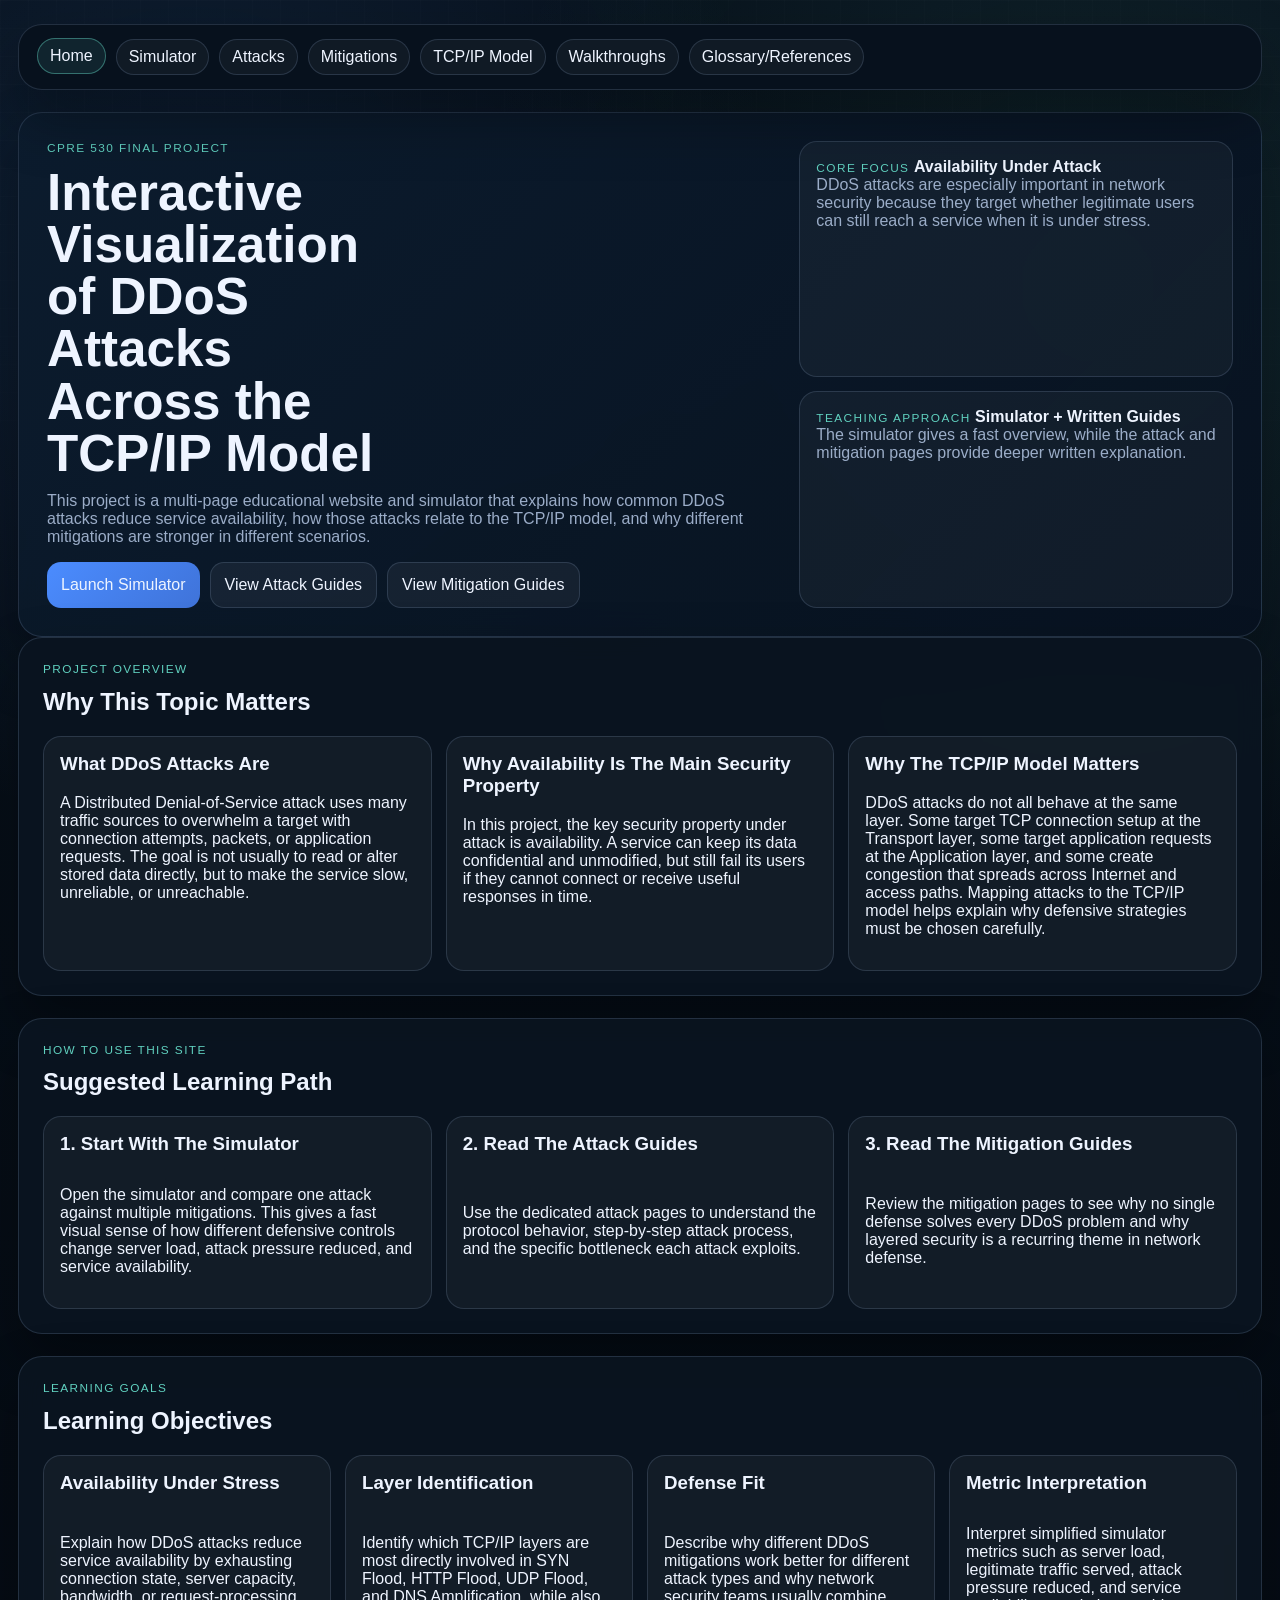
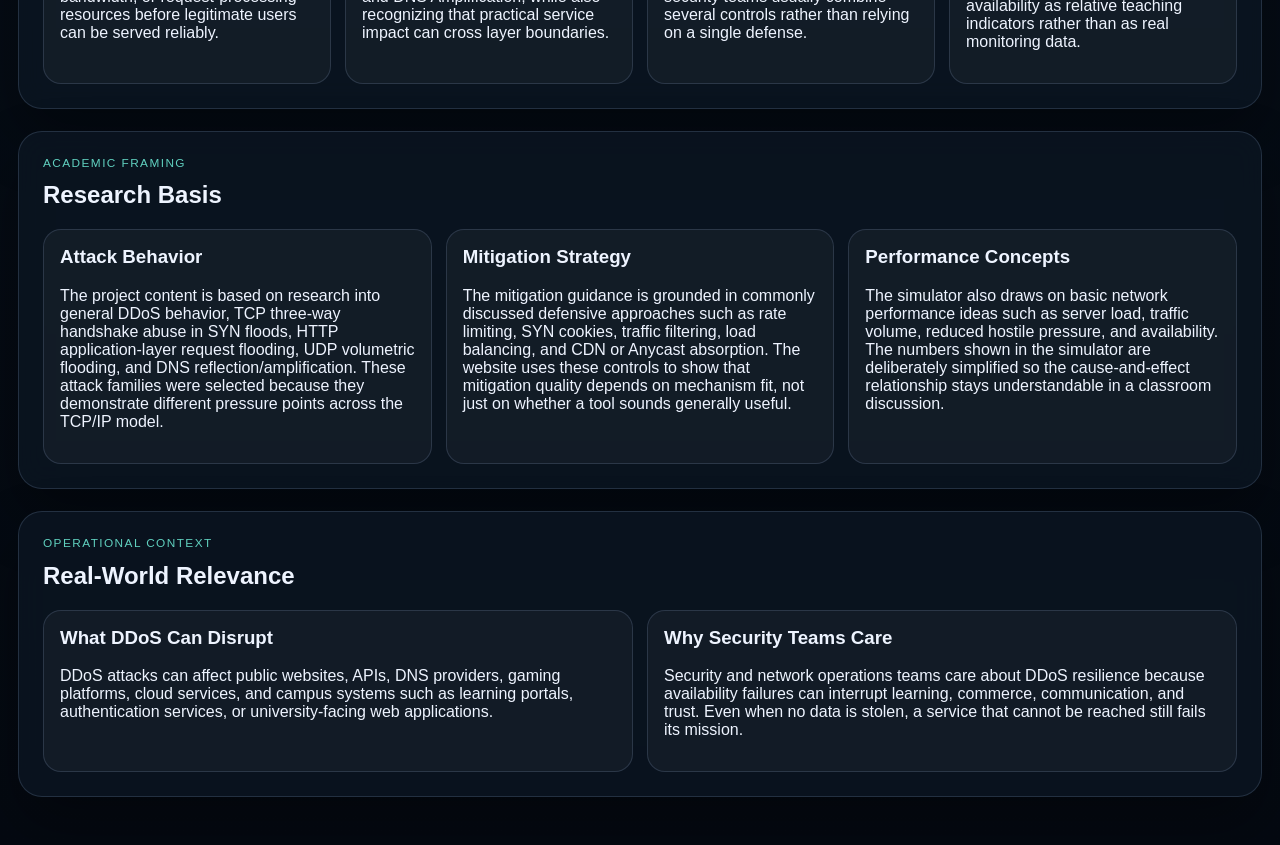
<file: index.html>
<!DOCTYPE html>
<html lang="en">
<head>
  <meta charset="UTF-8" />
  <meta name="viewport" content="width=device-width, initial-scale=1.0" />
  <title>DDoS Visualization Project | Home</title>
  <style>
    html,
    body {
      background: #07101a;
      color-scheme: dark;
    }
  </style>
  <link rel="stylesheet" href="styles.css" />
</head>
<body>
  <div class="page-shell">
    <nav class="site-nav card" aria-label="Primary navigation">
      <a class="nav-link active" href="index.html">Home</a>
      <a class="nav-link" href="simulator.html">Simulator</a>
      <a class="nav-link" href="attacks.html">Attacks</a>
      <a class="nav-link" href="mitigations.html">Mitigations</a>
      <a class="nav-link" href="tcpip.html">TCP/IP Model</a>
      <a class="nav-link" href="walkthroughs.html">Walkthroughs</a>
      <a class="nav-link" href="glossary.html">Glossary/References</a>
    </nav>

    <header class="hero card">
      <div class="hero-copy">
        <p class="eyebrow">CPRE 530 Final Project</p>
        <h1>Interactive Visualization of DDoS Attacks Across the TCP/IP Model</h1>
        <p class="hero-text">
          This project is a multi-page educational website and simulator that explains how common DDoS attacks
          reduce service availability, how those attacks relate to the TCP/IP model, and why different mitigations
          are stronger in different scenarios.
        </p>
        <div class="cta-row">
          <a class="btn-link primary" href="simulator.html">Launch Simulator</a>
          <a class="btn-link secondary" href="attacks.html">View Attack Guides</a>
          <a class="btn-link secondary" href="mitigations.html">View Mitigation Guides</a>
        </div>
      </div>

      <div class="hero-status">
        <article class="status-card">
          <span class="status-label">Core Focus</span>
          <strong>Availability Under Attack</strong>
          <p class="muted">
            DDoS attacks are especially important in network security because they target whether legitimate users
            can still reach a service when it is under stress.
          </p>
        </article>

        <article class="status-card">
          <span class="status-label">Teaching Approach</span>
          <strong>Simulator + Written Guides</strong>
          <p class="muted">
            The simulator gives a fast overview, while the attack and mitigation pages provide deeper written explanation.
          </p>
        </article>
      </div>
    </header>

    <main class="content-stack">
      <section class="card overview-panel">
        <div class="section-heading">
          <div>
            <p class="section-kicker">Project Overview</p>
            <h2>Why This Topic Matters</h2>
          </div>
        </div>

        <div class="prose-grid">
          <article class="info-panel">
            <h3>What DDoS Attacks Are</h3>
            <p>
              A Distributed Denial-of-Service attack uses many traffic sources to overwhelm a target with
              connection attempts, packets, or application requests. The goal is not usually to read or alter
              stored data directly, but to make the service slow, unreliable, or unreachable.
            </p>
          </article>

          <article class="info-panel">
            <h3>Why Availability Is The Main Security Property</h3>
            <p>
              In this project, the key security property under attack is availability. A service can keep its
              data confidential and unmodified, but still fail its users if they cannot connect or receive
              useful responses in time.
            </p>
          </article>

          <article class="info-panel">
            <h3>Why The TCP/IP Model Matters</h3>
            <p>
              DDoS attacks do not all behave at the same layer. Some target TCP connection setup at the Transport
              layer, some target application requests at the Application layer, and some create congestion that
              spreads across Internet and access paths. Mapping attacks to the TCP/IP model helps explain why
              defensive strategies must be chosen carefully.
            </p>
          </article>
        </div>
      </section>

      <section class="card quickstart-panel">
        <div class="section-heading">
          <div>
            <p class="section-kicker">How To Use This Site</p>
            <h2>Suggested Learning Path</h2>
          </div>
        </div>

        <div class="walkthrough-grid">
          <article class="walkthrough-card">
            <h3>1. Start With The Simulator</h3>
            <p>
              Open the simulator and compare one attack against multiple mitigations. This gives a fast visual
              sense of how different defensive controls change server load, attack pressure reduced, and service availability.
            </p>
          </article>

          <article class="walkthrough-card">
            <h3>2. Read The Attack Guides</h3>
            <p>
              Use the dedicated attack pages to understand the protocol behavior, step-by-step attack process,
              and the specific bottleneck each attack exploits.
            </p>
          </article>

          <article class="walkthrough-card">
            <h3>3. Read The Mitigation Guides</h3>
            <p>
              Review the mitigation pages to see why no single defense solves every DDoS problem and why layered
              security is a recurring theme in network defense.
            </p>
          </article>
        </div>
      </section>

      <section class="card overview-panel">
        <div class="section-heading">
          <div>
            <p class="section-kicker">Learning Goals</p>
            <h2>Learning Objectives</h2>
          </div>
        </div>

        <div class="walkthrough-grid">
          <article class="walkthrough-card">
            <h3>Availability Under Stress</h3>
            <p>
              Explain how DDoS attacks reduce service availability by exhausting connection state, server capacity,
              bandwidth, or request-processing resources before legitimate users can be served reliably.
            </p>
          </article>

          <article class="walkthrough-card">
            <h3>Layer Identification</h3>
            <p>
              Identify which TCP/IP layers are most directly involved in SYN Flood, HTTP Flood, UDP Flood, and
              DNS Amplification, while also recognizing that practical service impact can cross layer boundaries.
            </p>
          </article>

          <article class="walkthrough-card">
            <h3>Defense Fit</h3>
            <p>
              Describe why different DDoS mitigations work better for different attack types and why network
              security teams usually combine several controls rather than relying on a single defense.
            </p>
          </article>

          <article class="walkthrough-card">
            <h3>Metric Interpretation</h3>
            <p>
              Interpret simplified simulator metrics such as server load, legitimate traffic served, attack
              pressure reduced, and service availability as relative teaching indicators rather than as real monitoring data.
            </p>
          </article>
        </div>
      </section>

      <section class="card overview-panel">
        <div class="section-heading">
          <div>
            <p class="section-kicker">Academic Framing</p>
            <h2>Research Basis</h2>
          </div>
        </div>

        <div class="prose-grid">
          <article class="info-panel">
            <h3>Attack Behavior</h3>
            <p>
              The project content is based on research into general DDoS behavior, TCP three-way handshake abuse
              in SYN floods, HTTP application-layer request flooding, UDP volumetric flooding, and DNS
              reflection/amplification. These attack families were selected because they demonstrate different
              pressure points across the TCP/IP model.
            </p>
          </article>

          <article class="info-panel">
            <h3>Mitigation Strategy</h3>
            <p>
              The mitigation guidance is grounded in commonly discussed defensive approaches such as rate limiting,
              SYN cookies, traffic filtering, load balancing, and CDN or Anycast absorption. The website uses
              these controls to show that mitigation quality depends on mechanism fit, not just on whether a tool sounds generally useful.
            </p>
          </article>

          <article class="info-panel">
            <h3>Performance Concepts</h3>
            <p>
              The simulator also draws on basic network performance ideas such as server load, traffic volume,
              reduced hostile pressure, and availability. The numbers shown in the simulator are deliberately
              simplified so the cause-and-effect relationship stays understandable in a classroom discussion.
            </p>
          </article>
        </div>
      </section>

      <section class="card overview-panel">
        <div class="section-heading">
          <div>
            <p class="section-kicker">Operational Context</p>
            <h2>Real-World Relevance</h2>
          </div>
        </div>

        <div class="prose-grid">
          <article class="info-panel">
            <h3>What DDoS Can Disrupt</h3>
            <p>
              DDoS attacks can affect public websites, APIs, DNS providers, gaming platforms, cloud services,
              and campus systems such as learning portals, authentication services, or university-facing web applications.
            </p>
          </article>

          <article class="info-panel">
            <h3>Why Security Teams Care</h3>
            <p>
              Security and network operations teams care about DDoS resilience because availability failures can
              interrupt learning, commerce, communication, and trust. Even when no data is stolen, a service that
              cannot be reached still fails its mission.
            </p>
          </article>
        </div>
      </section>
    </main>
  </div>
</body>
</html>
</file>
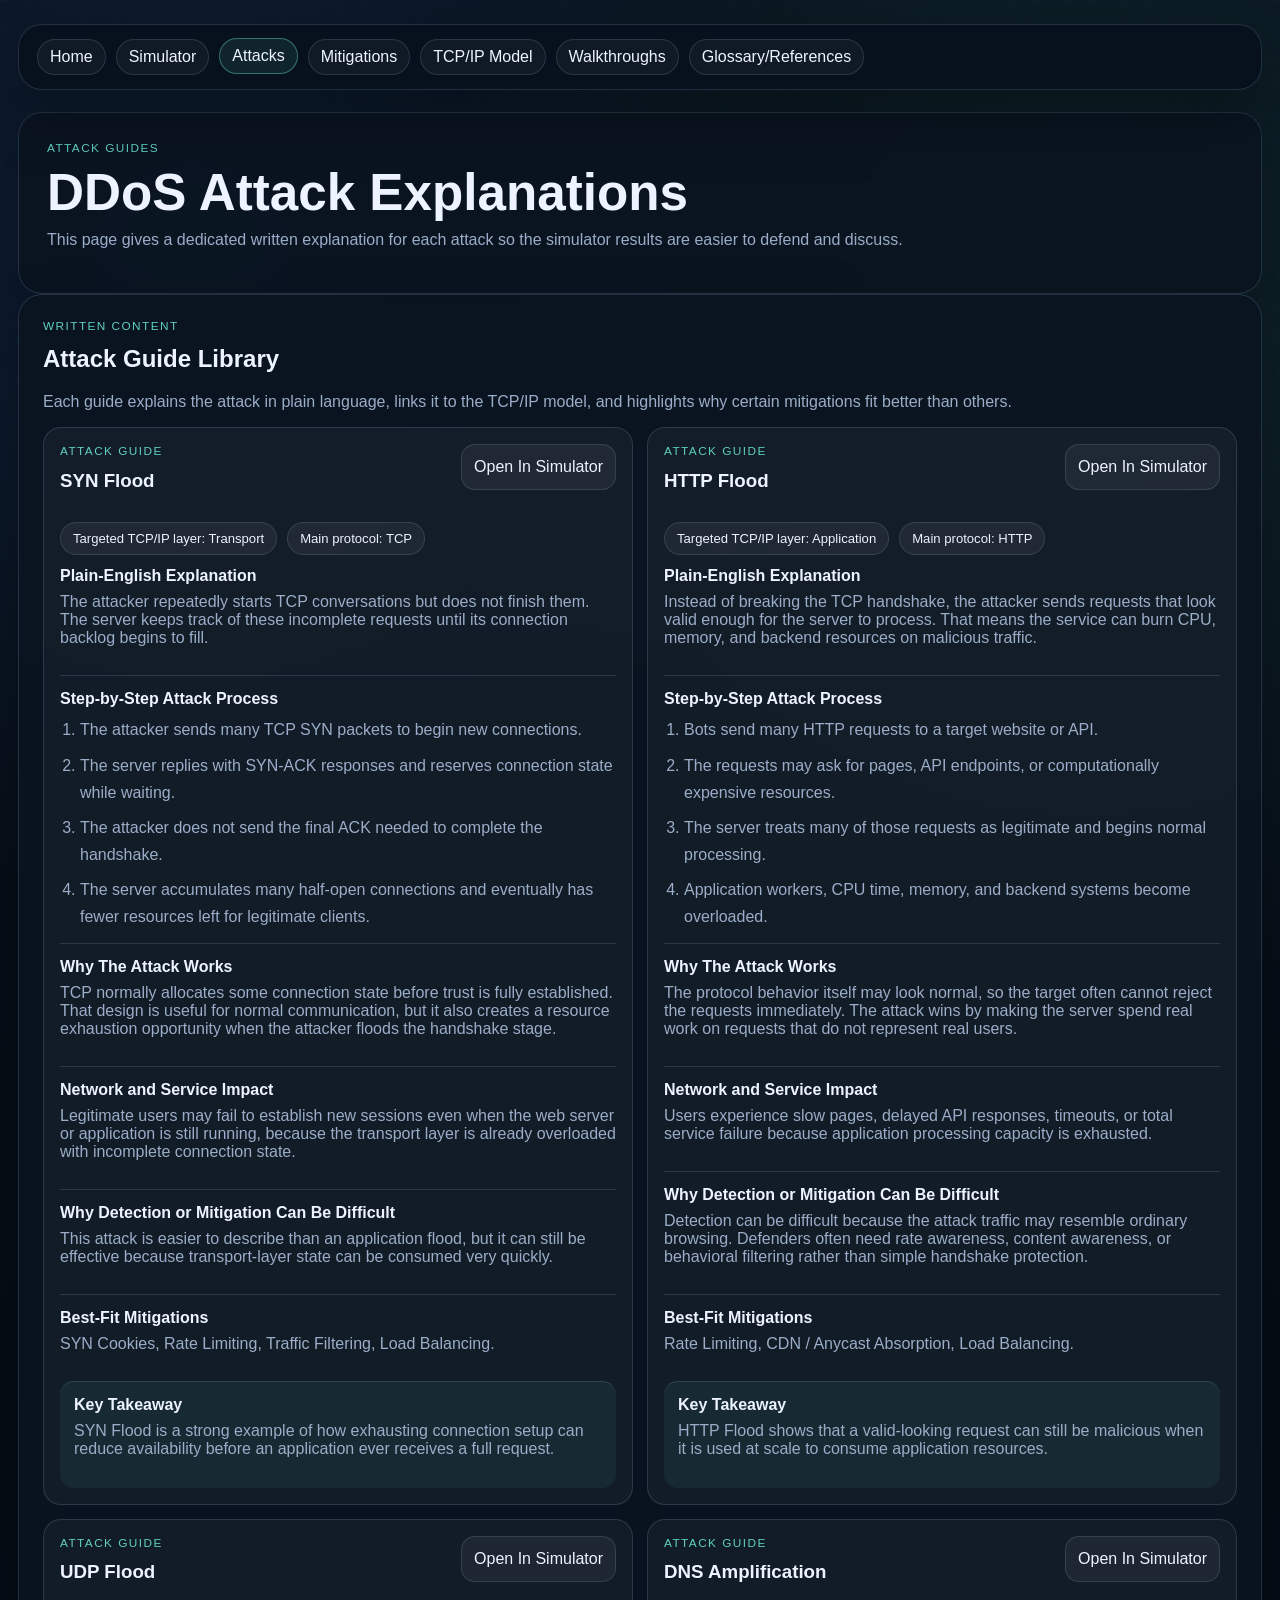
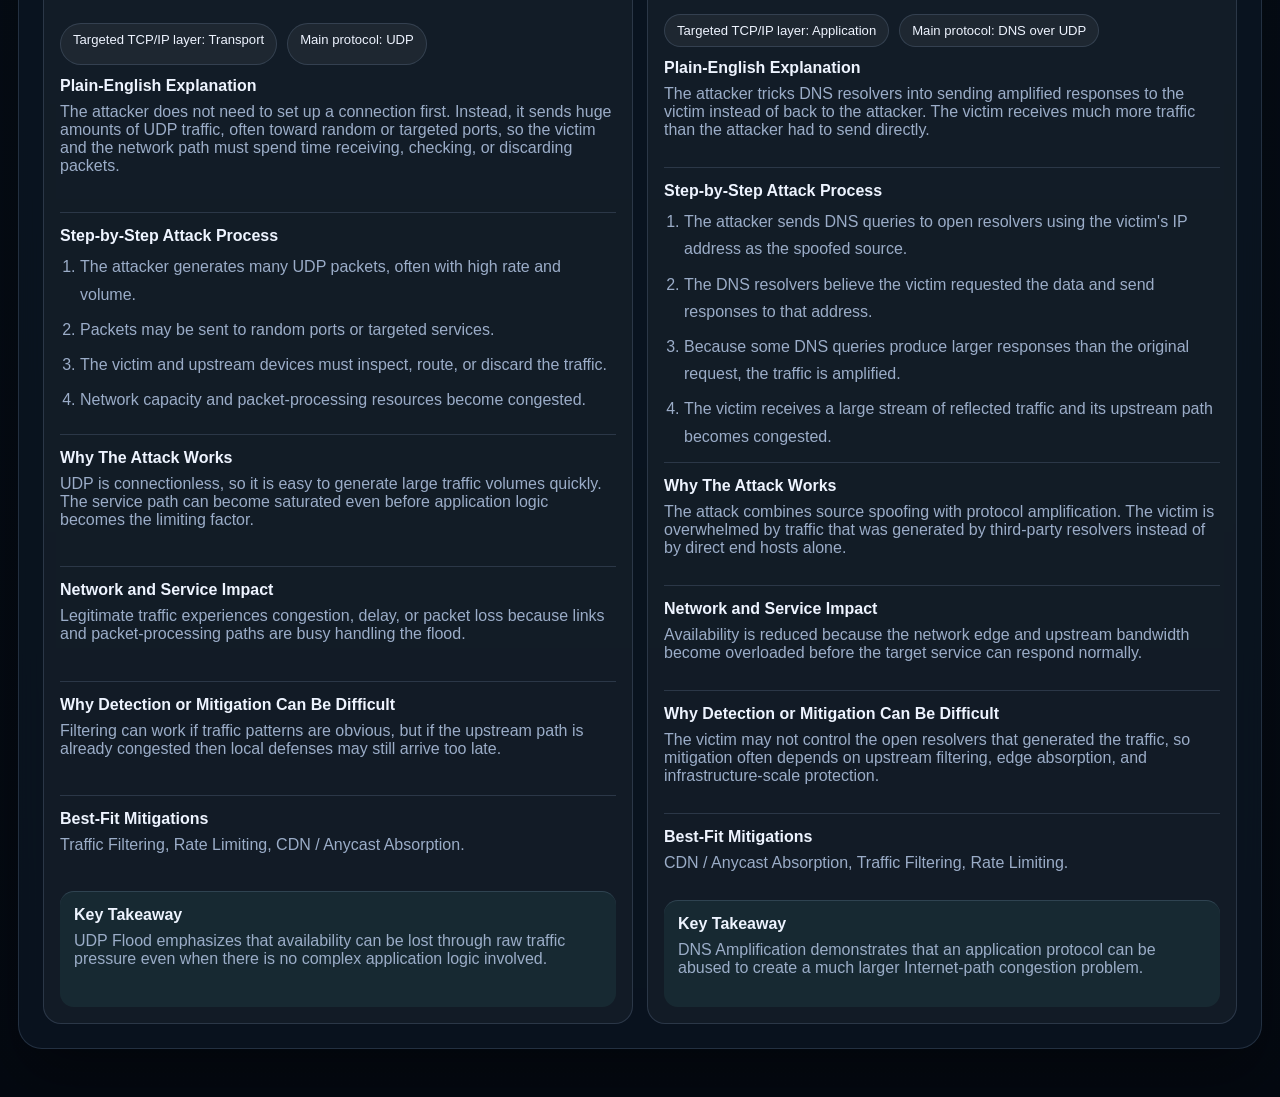
<file: attacks.html>
<!DOCTYPE html>
<html lang="en">
<head>
  <meta charset="UTF-8" />
  <meta name="viewport" content="width=device-width, initial-scale=1.0" />
  <title>DDoS Visualization Project | Attack Guides</title>
  <style>
    html,
    body {
      background: #07101a;
      color-scheme: dark;
    }
  </style>
  <link rel="stylesheet" href="styles.css" />
</head>
<body>
  <div class="page-shell">
    <nav class="site-nav card" aria-label="Primary navigation">
      <a class="nav-link" href="index.html">Home</a>
      <a class="nav-link" href="simulator.html">Simulator</a>
      <a class="nav-link active" href="attacks.html">Attacks</a>
      <a class="nav-link" href="mitigations.html">Mitigations</a>
      <a class="nav-link" href="tcpip.html">TCP/IP Model</a>
      <a class="nav-link" href="walkthroughs.html">Walkthroughs</a>
      <a class="nav-link" href="glossary.html">Glossary/References</a>
    </nav>

    <header class="page-hero card">
      <p class="eyebrow">Attack Guides</p>
      <h1>DDoS Attack Explanations</h1>
      <p class="hero-text">
        This page gives a dedicated written explanation for each attack so the simulator results are easier to defend and discuss.
      </p>
    </header>

    <main class="content-stack">
      <section class="card guide-panel">
        <div class="section-heading">
          <div>
            <p class="section-kicker">Written Content</p>
            <h2>Attack Guide Library</h2>
          </div>
        </div>
        <p class="section-intro">
          Each guide explains the attack in plain language, links it to the TCP/IP model, and highlights why certain mitigations fit better than others.
        </p>
        <div id="attackGuidesGrid" class="guide-grid"></div>
      </section>
    </main>
  </div>

  <script src="data.js"></script>
  <script src="script.js"></script>
</body>
</html>
</file>
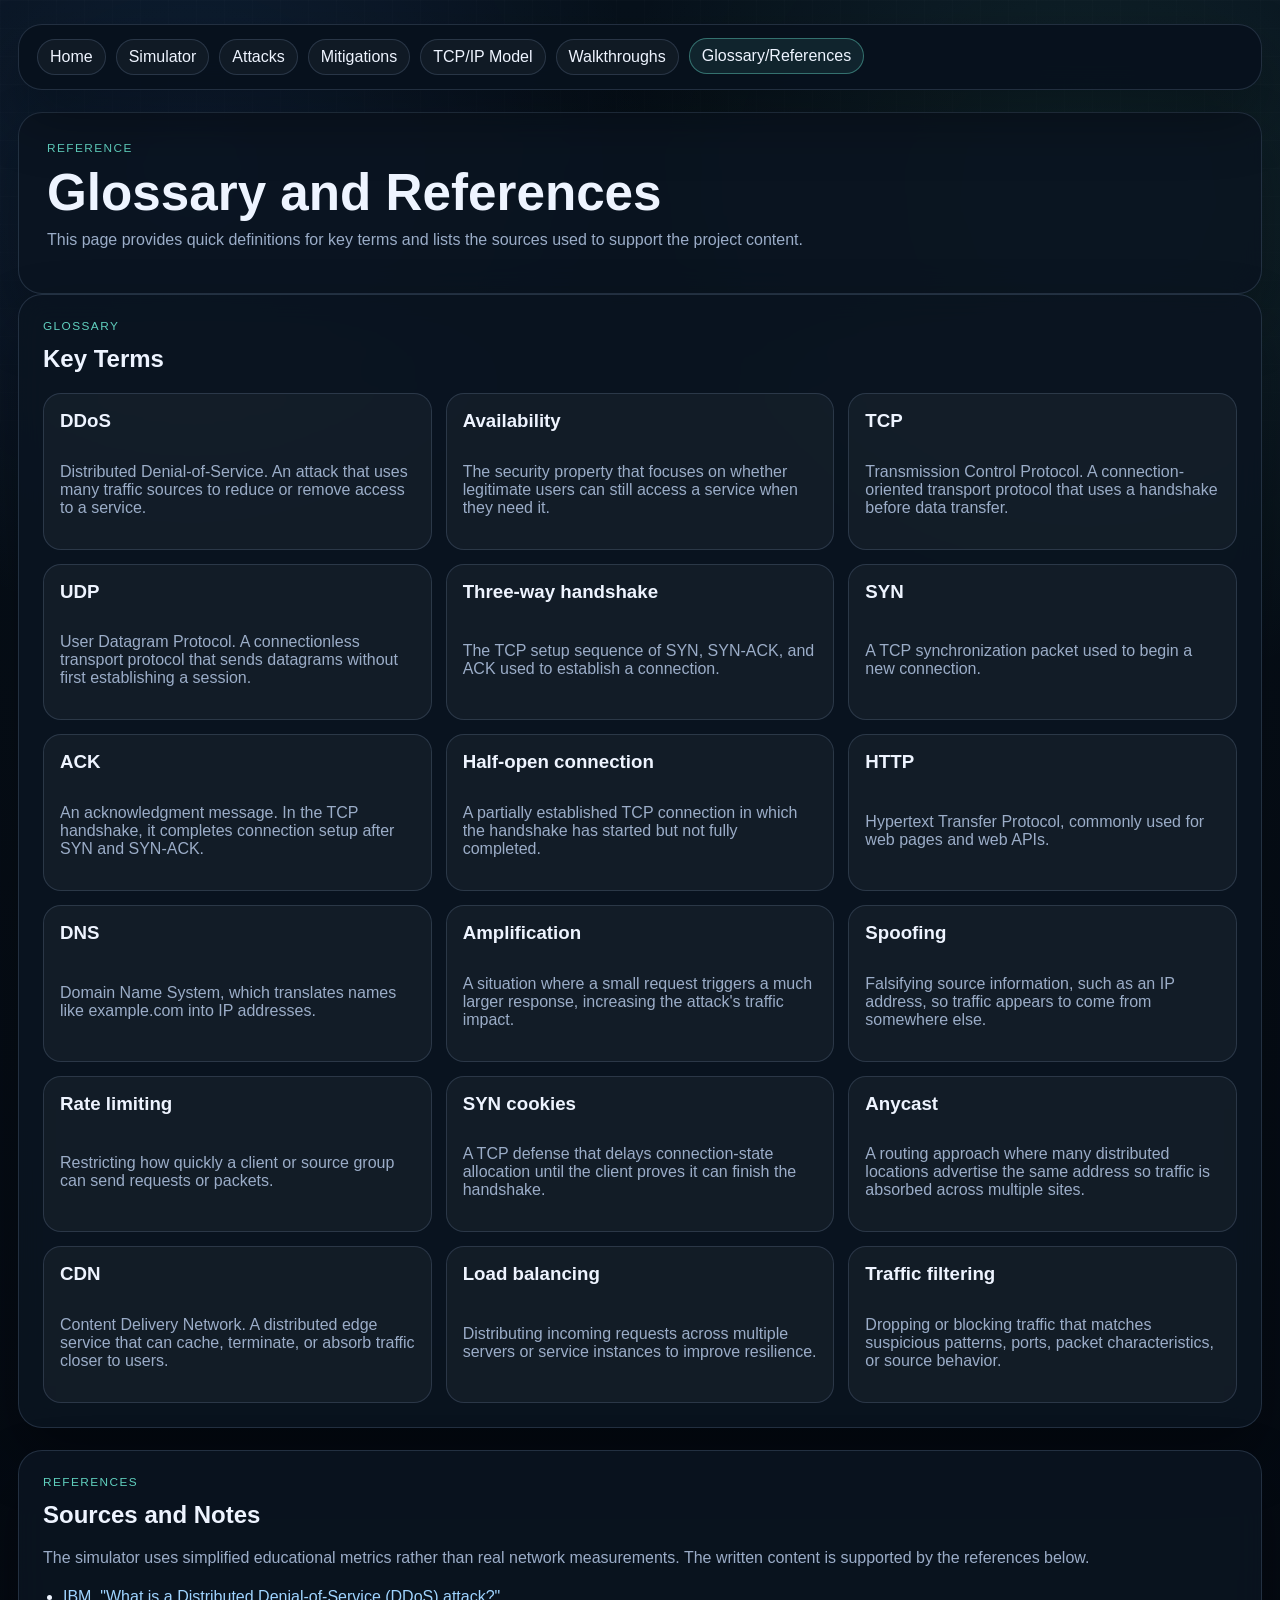
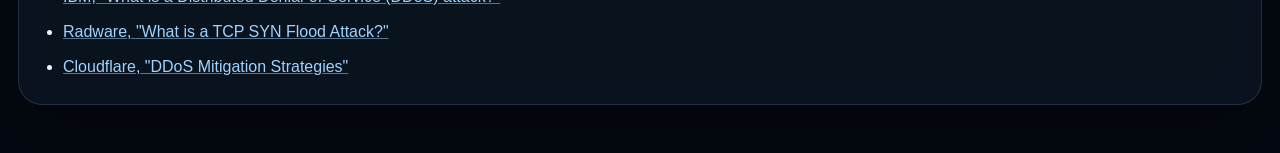
<file: glossary.html>
<!DOCTYPE html>
<html lang="en">
<head>
  <meta charset="UTF-8" />
  <meta name="viewport" content="width=device-width, initial-scale=1.0" />
  <title>DDoS Visualization Project | Glossary and References</title>
  <style>
    html,
    body {
      background: #07101a;
      color-scheme: dark;
    }
  </style>
  <link rel="stylesheet" href="styles.css" />
</head>
<body class="glossary-page">
  <div class="page-shell">
    <nav class="site-nav card" aria-label="Primary navigation">
      <a class="nav-link" href="index.html">Home</a>
      <a class="nav-link" href="simulator.html">Simulator</a>
      <a class="nav-link" href="attacks.html">Attacks</a>
      <a class="nav-link" href="mitigations.html">Mitigations</a>
      <a class="nav-link" href="tcpip.html">TCP/IP Model</a>
      <a class="nav-link" href="walkthroughs.html">Walkthroughs</a>
      <a class="nav-link active" href="glossary.html">Glossary/References</a>
    </nav>

    <header class="page-hero card">
      <p class="eyebrow">Reference</p>
      <h1>Glossary and References</h1>
      <p class="hero-text">
        This page provides quick definitions for key terms and lists the sources used to support the project content.
      </p>
    </header>

    <main class="content-stack">
      <section class="card glossary-panel">
        <div class="section-heading">
          <div>
            <p class="section-kicker">Glossary</p>
            <h2>Key Terms</h2>
          </div>
        </div>
        <div id="glossaryGrid" class="glossary-grid"></div>
      </section>

      <section class="card references-panel">
        <div class="section-heading">
          <div>
            <p class="section-kicker">References</p>
            <h2>Sources and Notes</h2>
          </div>
        </div>
        <p class="section-intro">
          The simulator uses simplified educational metrics rather than real network measurements. The written content is supported by the references below.
        </p>
        <ul id="referencesList" class="reference-list"></ul>
      </section>
    </main>
  </div>

  <script src="data.js"></script>
  <script src="script.js"></script>
</body>
</html>
</file>
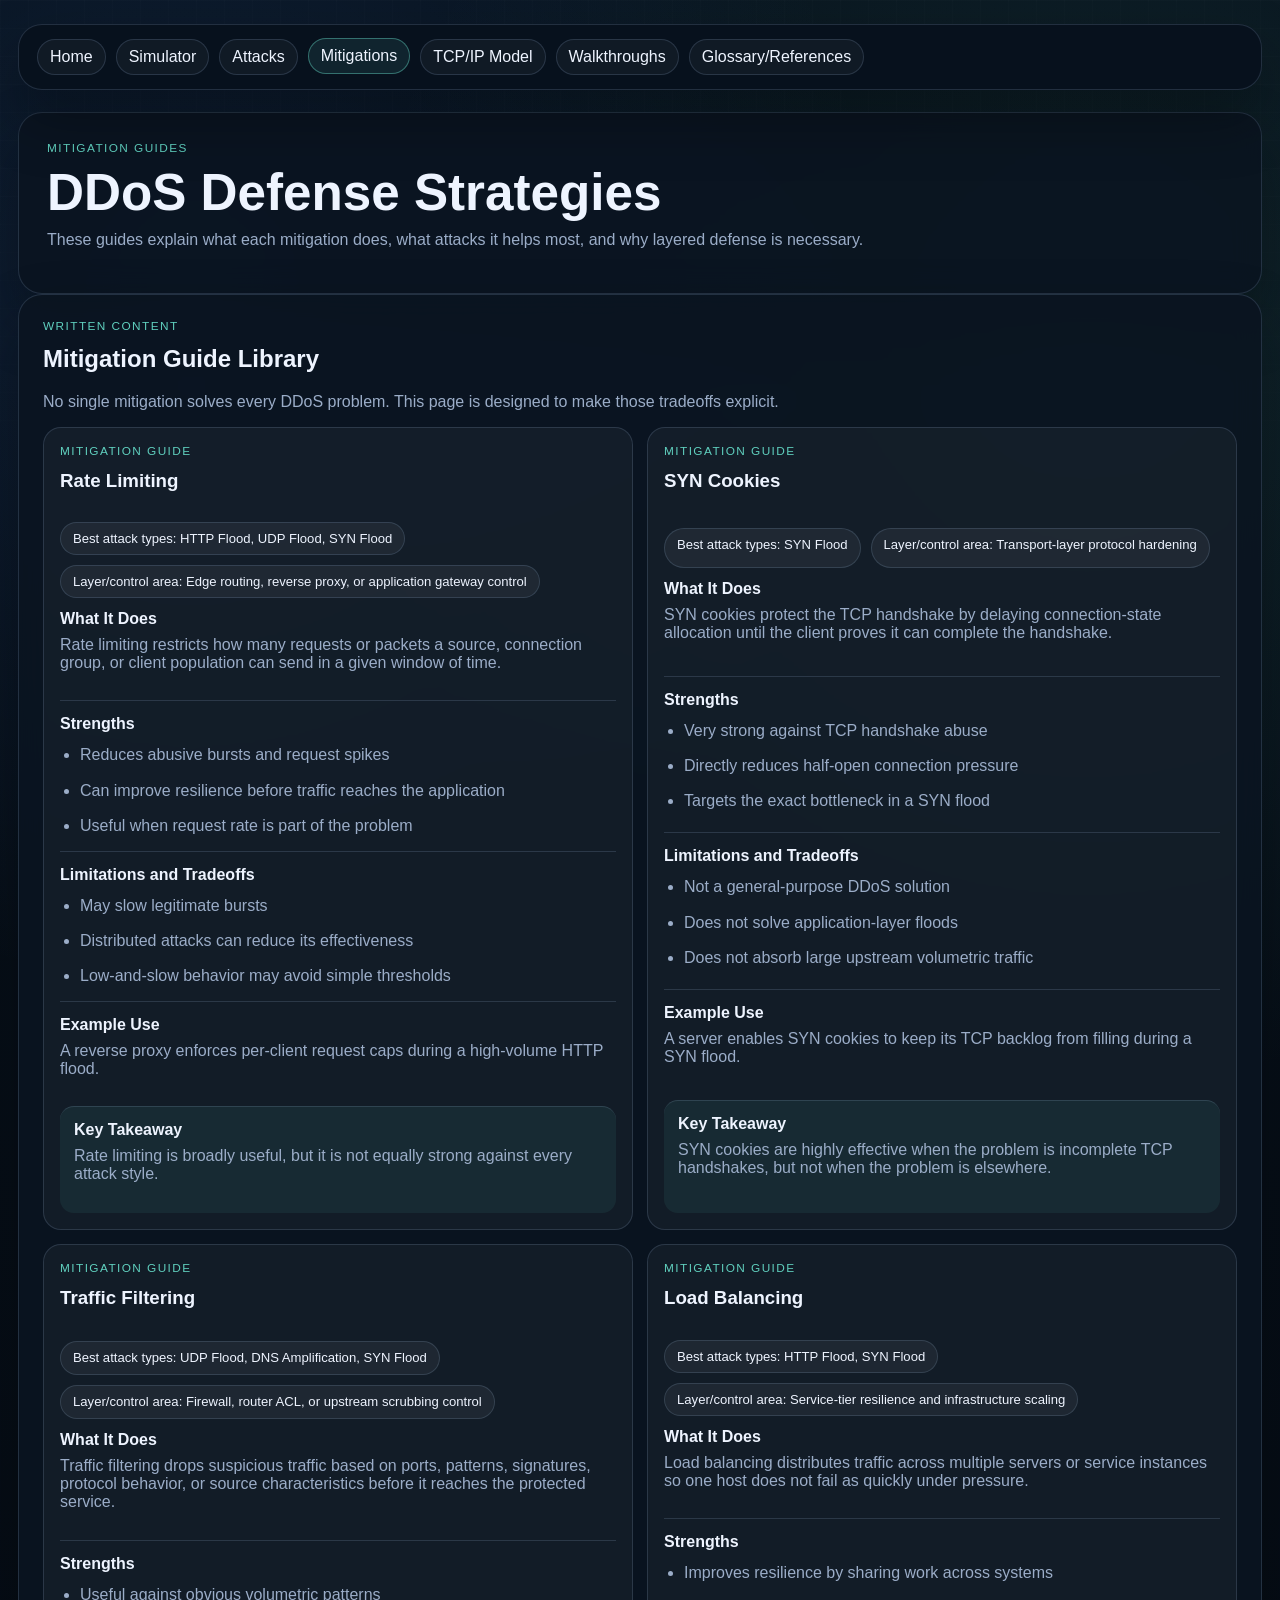
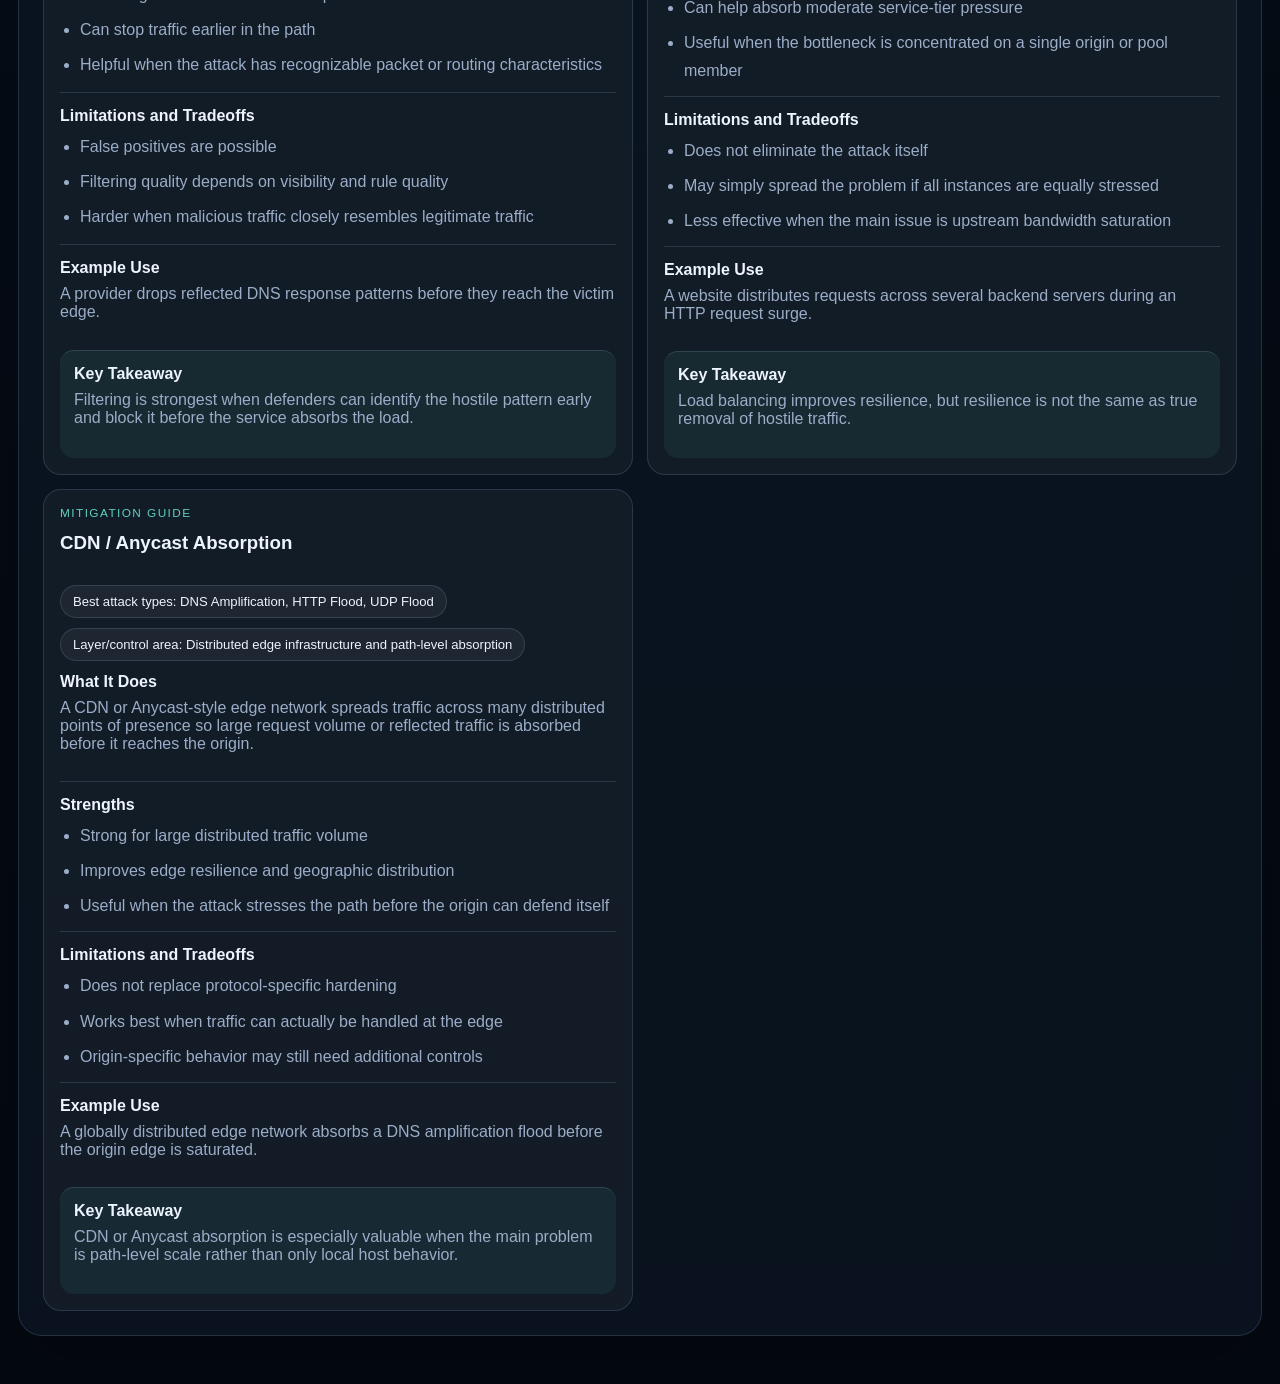
<file: mitigations.html>
<!DOCTYPE html>
<html lang="en">
<head>
  <meta charset="UTF-8" />
  <meta name="viewport" content="width=device-width, initial-scale=1.0" />
  <title>DDoS Visualization Project | Mitigation Guides</title>
  <style>
    html,
    body {
      background: #07101a;
      color-scheme: dark;
    }
  </style>
  <link rel="stylesheet" href="styles.css" />
</head>
<body>
  <div class="page-shell">
    <nav class="site-nav card" aria-label="Primary navigation">
      <a class="nav-link" href="index.html">Home</a>
      <a class="nav-link" href="simulator.html">Simulator</a>
      <a class="nav-link" href="attacks.html">Attacks</a>
      <a class="nav-link active" href="mitigations.html">Mitigations</a>
      <a class="nav-link" href="tcpip.html">TCP/IP Model</a>
      <a class="nav-link" href="walkthroughs.html">Walkthroughs</a>
      <a class="nav-link" href="glossary.html">Glossary/References</a>
    </nav>

    <header class="page-hero card">
      <p class="eyebrow">Mitigation Guides</p>
      <h1>DDoS Defense Strategies</h1>
      <p class="hero-text">
        These guides explain what each mitigation does, what attacks it helps most, and why layered defense is necessary.
      </p>
    </header>

    <main class="content-stack">
      <section class="card guide-panel">
        <div class="section-heading">
          <div>
            <p class="section-kicker">Written Content</p>
            <h2>Mitigation Guide Library</h2>
          </div>
        </div>
        <p class="section-intro">
          No single mitigation solves every DDoS problem. This page is designed to make those tradeoffs explicit.
        </p>
        <div id="mitigationGuidesGrid" class="guide-grid"></div>
      </section>
    </main>
  </div>

  <script src="data.js"></script>
  <script src="script.js"></script>
</body>
</html>
</file>
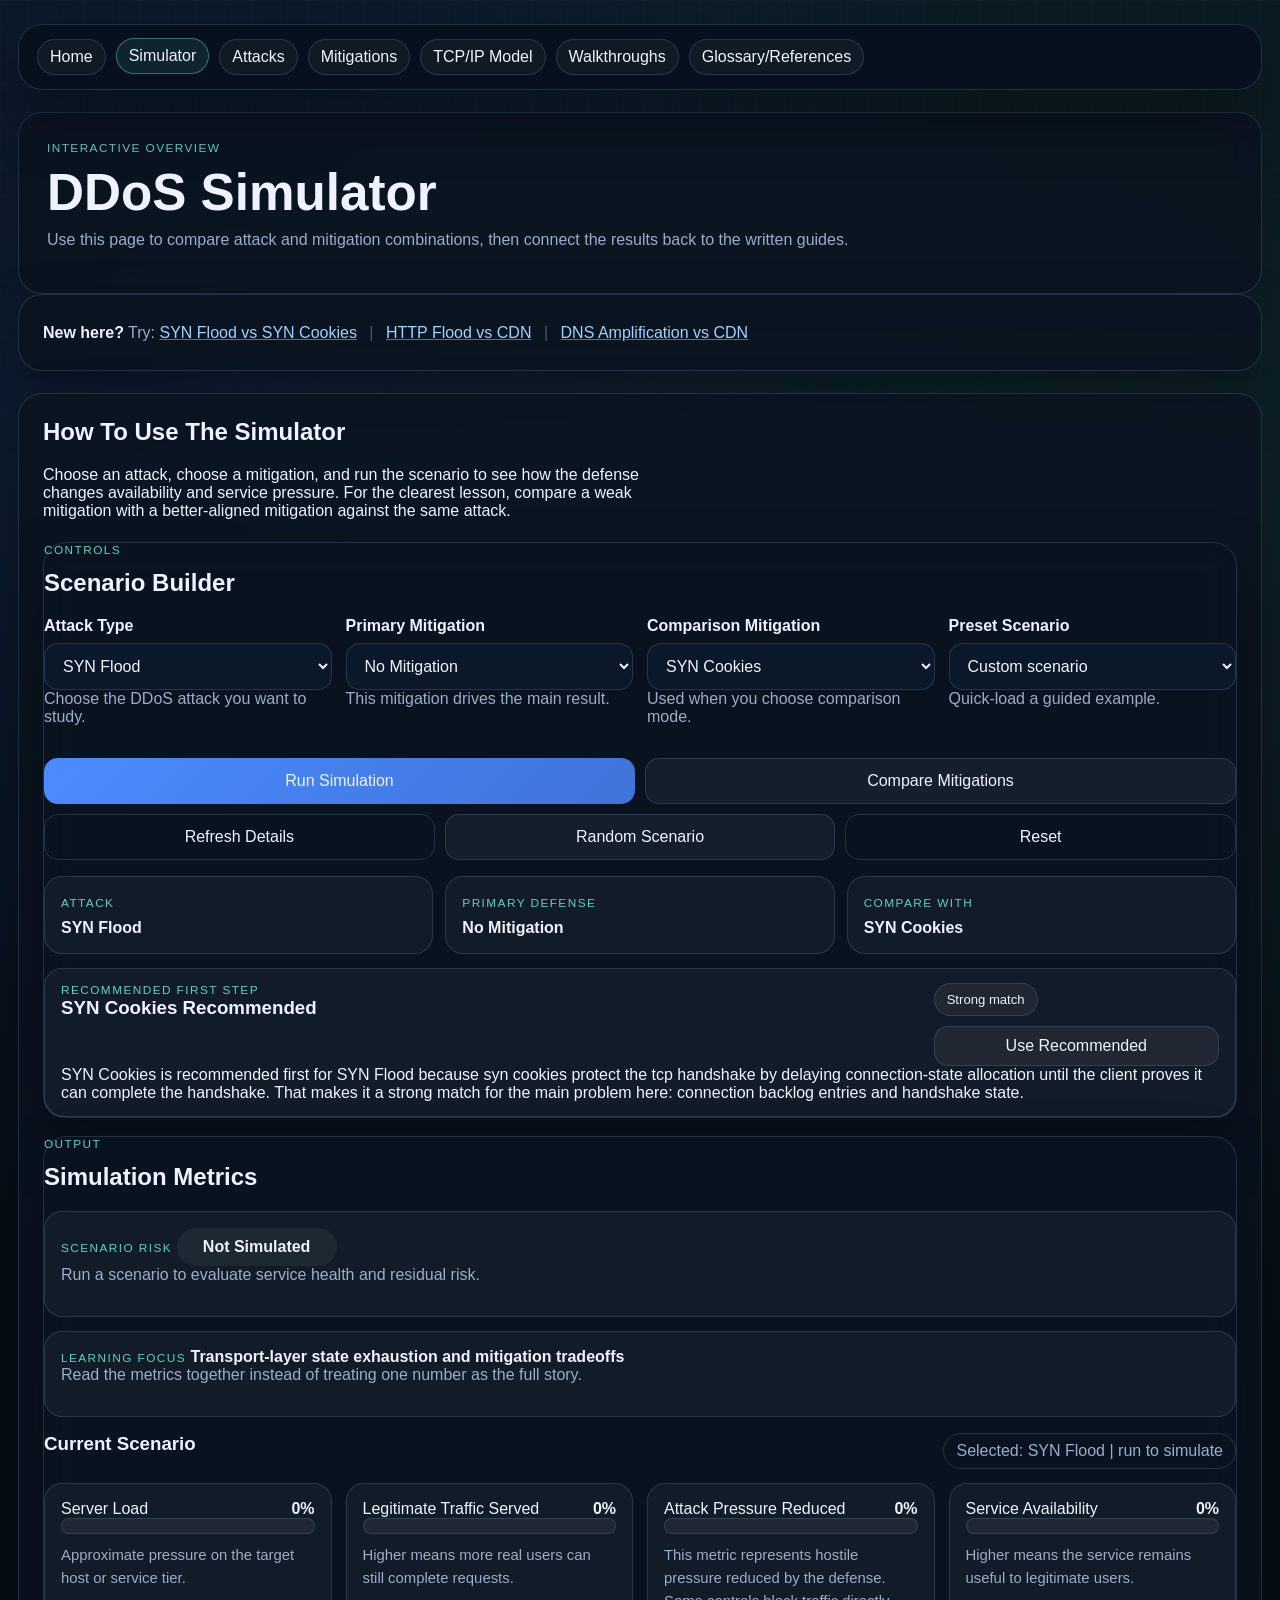
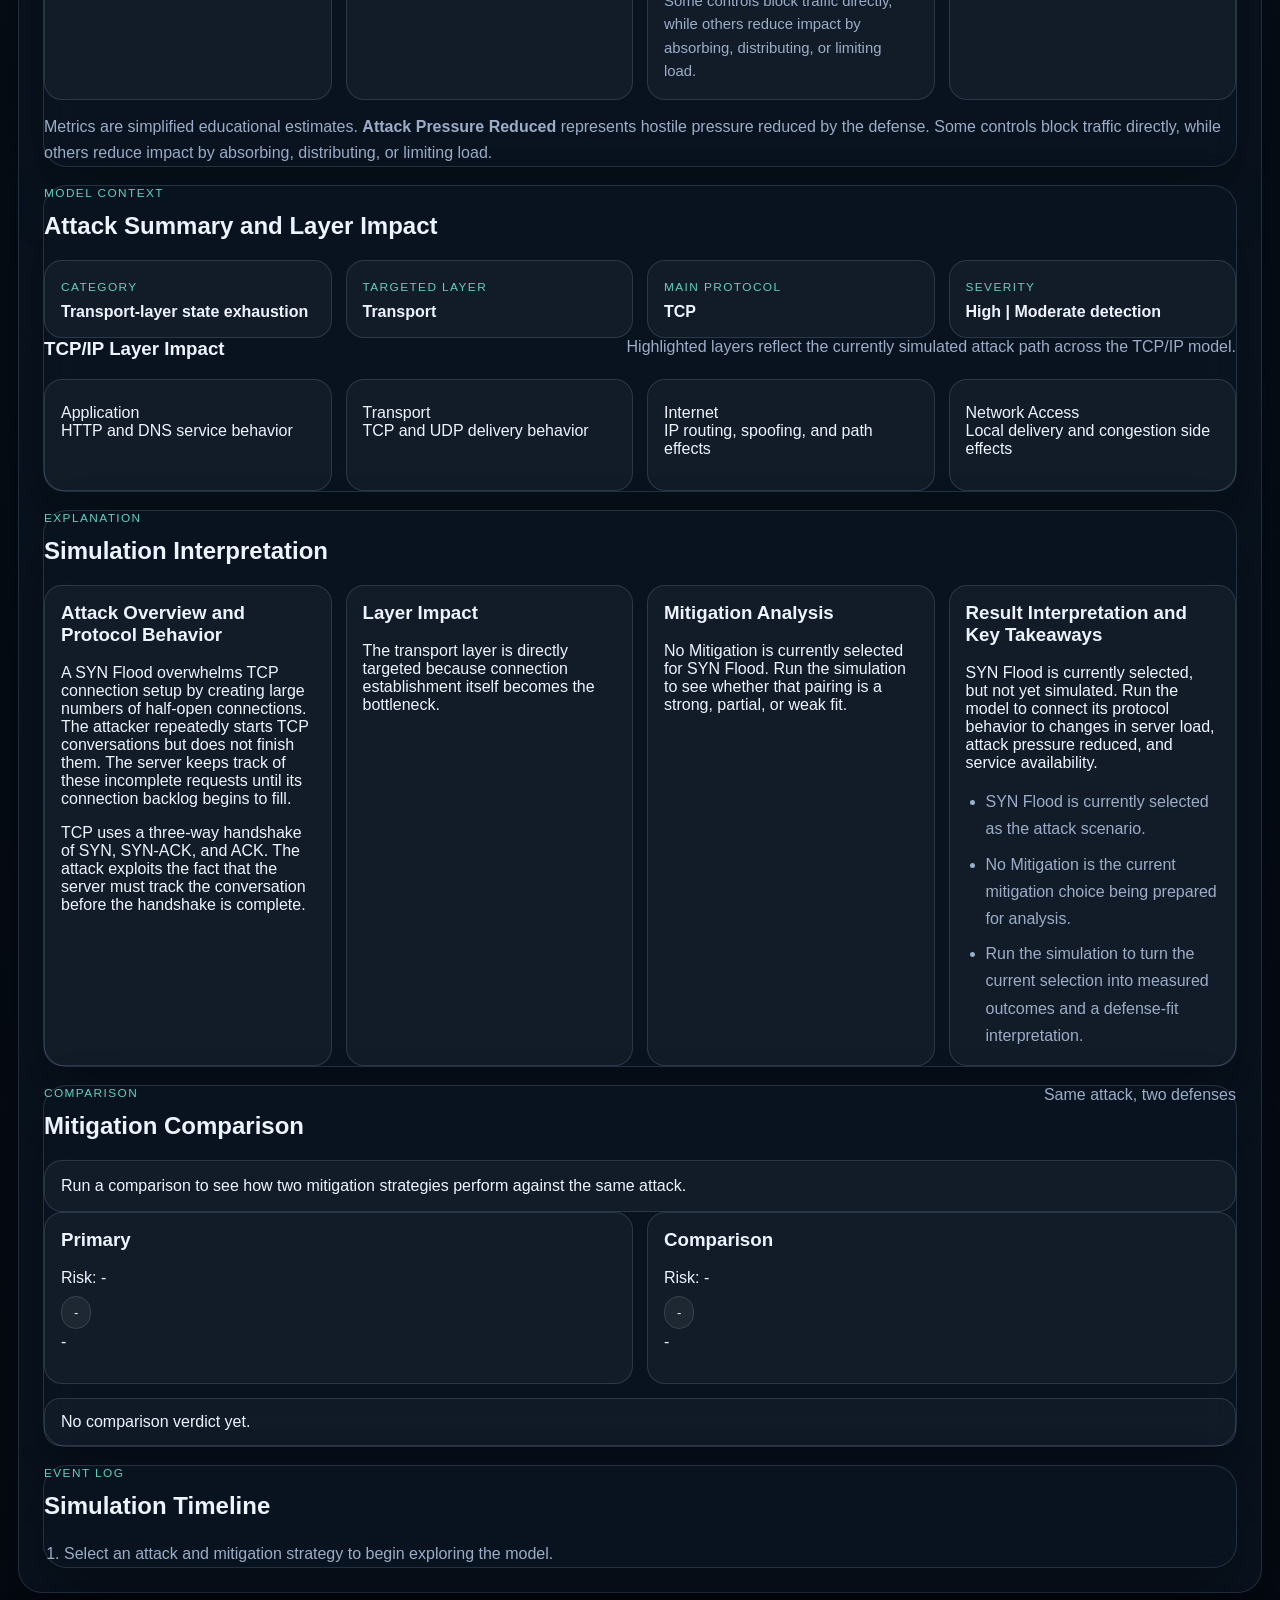
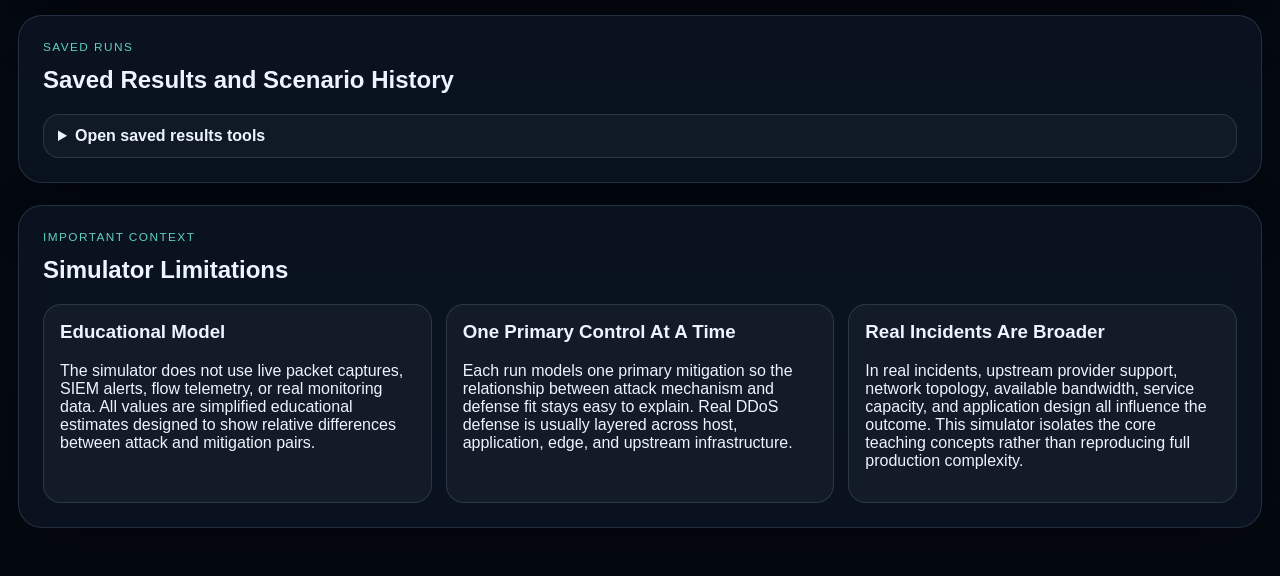
<file: simulator.html>
<!DOCTYPE html>
<html lang="en">
<head>
  <meta charset="UTF-8" />
  <meta name="viewport" content="width=device-width, initial-scale=1.0" />
  <title>DDoS Visualization Project | Simulator</title>
  <style>
    html,
    body {
      background: #07101a;
      color-scheme: dark;
    }
  </style>
  <link rel="stylesheet" href="styles.css" />
</head>
<body class="simulator-page">
  <div class="page-shell">
    <nav class="site-nav card" aria-label="Primary navigation">
      <a class="nav-link" href="index.html">Home</a>
      <a class="nav-link active" href="simulator.html">Simulator</a>
      <a class="nav-link" href="attacks.html">Attacks</a>
      <a class="nav-link" href="mitigations.html">Mitigations</a>
      <a class="nav-link" href="tcpip.html">TCP/IP Model</a>
      <a class="nav-link" href="walkthroughs.html">Walkthroughs</a>
      <a class="nav-link" href="glossary.html">Glossary/References</a>
    </nav>

    <header class="page-hero card">
      <p class="eyebrow">Interactive Overview</p>
      <h1>DDoS Simulator</h1>
      <p class="hero-text">
        Use this page to compare attack and mitigation combinations, then connect the results back to the written guides.
      </p>
    </header>

    <main class="content-stack">
      <section class="card scenario-strip">
        <p class="scenario-strip-text">
          <strong>New here?</strong> Try:
          <a href="simulator.html?attack=syn&mitigation=none&compare=syncookies">SYN Flood vs SYN Cookies</a>
          <span>|</span>
          <a href="simulator.html?attack=http&mitigation=syncookies&compare=cdn">HTTP Flood vs CDN</a>
          <span>|</span>
          <a href="simulator.html?attack=dns&mitigation=none&compare=cdn">DNS Amplification vs CDN</a>
        </p>
      </section>

      <section class="card simulator-panel" id="simulator">
        <div class="simulator-intro">
          <div class="simulator-copy compact">
            <h2>How To Use The Simulator</h2>
            <p>
              Choose an attack, choose a mitigation, and run the scenario to see how the defense changes availability and service pressure.
              For the clearest lesson, compare a weak mitigation with a better-aligned mitigation against the same attack.
            </p>
          </div>
        </div>

        <div class="dashboard">
          <section class="card control-panel" aria-labelledby="scenarioBuilderHeading">
            <div class="section-heading">
              <div>
                <p class="section-kicker">Controls</p>
                <h2 id="scenarioBuilderHeading">Scenario Builder</h2>
              </div>
            </div>

            <div class="field-grid">
              <div class="field">
                <label for="attackSelect">Attack Type</label>
                <select id="attackSelect" aria-describedby="attackHelp"></select>
                <p id="attackHelp" class="field-help">Choose the DDoS attack you want to study.</p>
              </div>

              <div class="field">
                <label for="mitigationSelect">Primary Mitigation</label>
                <select id="mitigationSelect" aria-describedby="mitigationHelp"></select>
                <p id="mitigationHelp" class="field-help">This mitigation drives the main result.</p>
              </div>

              <div class="field">
                <label for="compareMitigationSelect">Comparison Mitigation</label>
                <select id="compareMitigationSelect"></select>
                <p class="field-help">Used when you choose comparison mode.</p>
              </div>

              <div class="field">
                <label for="presetSelect">Preset Scenario</label>
                <select id="presetSelect"></select>
                <p class="field-help">Quick-load a guided example.</p>
              </div>
            </div>

            <div class="button-row primary-actions">
              <button id="runBtn" class="btn primary" type="button">Run Simulation</button>
              <button id="compareBtn" class="btn secondary" type="button">Compare Mitigations</button>
            </div>

            <div class="button-row secondary-actions">
              <button id="detailsBtn" class="btn ghost small-action" type="button">Refresh Details</button>
              <button id="randomBtn" class="btn secondary" type="button">Random Scenario</button>
              <button id="resetBtn" class="btn ghost" type="button">Reset</button>
            </div>

            <div class="selection-strip" aria-live="polite">
              <article class="selection-pill">
                <span class="pill-label">Attack</span>
                <strong id="currentAttack">-</strong>
              </article>
              <article class="selection-pill">
                <span class="pill-label">Primary Defense</span>
                <strong id="currentMitigation">-</strong>
              </article>
              <article class="selection-pill">
                <span class="pill-label">Compare With</span>
                <strong id="currentCompareMitigation">-</strong>
              </article>
            </div>

            <div class="recommendation-box recommendation-box-compact">
              <div class="recommendation-header">
                <div>
                  <p class="section-kicker">Recommended First Step</p>
                  <h3 id="recommendationTitle">Recommended Mitigation</h3>
                </div>
                <div class="heading-actions">
                  <span id="recommendationFit" class="mini-badge">Awaiting selection</span>
                  <button id="applyRecommendedBtn" class="btn secondary small-action" type="button">Use Recommended</button>
                </div>
              </div>
              <p id="recommendationText">
                Select an attack to see the most appropriate first-line mitigation and why it fits.
              </p>
            </div>
          </section>

          <section class="card metrics-panel">
            <div class="section-heading">
              <div>
                <p class="section-kicker">Output</p>
                <h2>Simulation Metrics</h2>
              </div>
            </div>

            <div class="status-band">
              <article class="status-card">
                <span class="status-label">Scenario Risk</span>
                <strong id="riskBadge" class="risk-badge neutral">Not Simulated</strong>
                <p id="riskSummary" class="muted">Run a scenario to evaluate service health and residual risk.</p>
              </article>
              <article class="status-card">
                <span class="status-label">Learning Focus</span>
                <strong id="heroFocus">Availability, protocol behavior, and defense fit</strong>
                <p class="muted">Read the metrics together instead of treating one number as the full story.</p>
              </article>
            </div>

            <div class="section-heading compact-heading">
              <div>
                <h3>Current Scenario</h3>
              </div>
              <span id="scenarioBadge" class="scenario-badge">Awaiting scenario run</span>
            </div>

            <div class="metrics-grid">
              <article class="metric-card">
                <div class="metric-header">
                  <span>Server Load</span>
                  <strong id="serverLoadText">0%</strong>
                </div>
                <div class="bar"><div id="serverLoadBar" class="fill danger"></div></div>
                <p class="metric-note">Approximate pressure on the target host or service tier.</p>
              </article>

              <article class="metric-card">
                <div class="metric-header">
                  <span>Legitimate Traffic Served</span>
                  <strong id="trafficServedText">0%</strong>
                </div>
                <div class="bar"><div id="trafficServedBar" class="fill success"></div></div>
                <p class="metric-note">Higher means more real users can still complete requests.</p>
              </article>

              <article class="metric-card">
                <div class="metric-header">
                  <span>Attack Pressure Reduced</span>
                  <strong id="attackBlockedText">0%</strong>
                </div>
                <div class="bar"><div id="attackBlockedBar" class="fill info"></div></div>
                <p class="metric-note">This metric represents hostile pressure reduced by the defense. Some controls block traffic directly, while others reduce impact by absorbing, distributing, or limiting load.</p>
              </article>

              <article class="metric-card">
                <div class="metric-header">
                  <span>Service Availability</span>
                  <strong id="availabilityText">0%</strong>
                </div>
                <div class="bar"><div id="availabilityBar" class="fill accent"></div></div>
                <p class="metric-note">Higher means the service remains useful to legitimate users.</p>
              </article>
            </div>

            <p class="metric-compact-note">
              Metrics are simplified educational estimates. <strong>Attack Pressure Reduced</strong> represents hostile pressure reduced by the defense. Some controls block traffic directly, while others reduce impact by absorbing, distributing, or limiting load.
            </p>
          </section>

          <section class="card model-panel">
            <div class="section-heading">
              <div>
                <p class="section-kicker">Model Context</p>
                <h2>Attack Summary and Layer Impact</h2>
              </div>
            </div>

            <div class="summary-grid">
              <article class="summary-card">
                <span class="summary-label">Category</span>
                <strong id="categoryDisplay">-</strong>
              </article>
              <article class="summary-card">
                <span class="summary-label">Targeted Layer</span>
                <strong id="layerDisplay">-</strong>
              </article>
              <article class="summary-card">
                <span class="summary-label">Main Protocol</span>
                <strong id="protocolDisplay">-</strong>
              </article>
              <article class="summary-card">
                <span class="summary-label">Severity</span>
                <strong id="severityDisplay">-</strong>
              </article>
            </div>

            <div class="stack-panel">
              <div class="stack-panel-header">
                <h3>TCP/IP Layer Impact</h3>
                <p class="muted">Highlighted layers reflect the currently simulated attack path across the TCP/IP model.</p>
              </div>
              <div id="layerMap" class="layer-map" aria-label="TCP/IP layer impact visualization">
                <article class="layer-card" data-layer="Application">
                  <span class="layer-name">Application</span>
                  <p>HTTP and DNS service behavior</p>
                </article>
                <article class="layer-card" data-layer="Transport">
                  <span class="layer-name">Transport</span>
                  <p>TCP and UDP delivery behavior</p>
                </article>
                <article class="layer-card" data-layer="Internet">
                  <span class="layer-name">Internet</span>
                  <p>IP routing, spoofing, and path effects</p>
                </article>
                <article class="layer-card" data-layer="Network Access">
                  <span class="layer-name">Network Access</span>
                  <p>Local delivery and congestion side effects</p>
                </article>
              </div>
            </div>
          </section>

          <section class="card education-panel">
            <div class="section-heading">
              <div>
                <p class="section-kicker">Explanation</p>
                <h2>Simulation Interpretation</h2>
              </div>
            </div>

            <div class="analysis-grid">
              <article class="info-panel">
                <h3>Attack Overview and Protocol Behavior</h3>
                <p id="attackOverview">Choose an attack or load a preset to populate the teaching panels.</p>
                <p id="protocolBehavior">-</p>
              </article>
              <article class="info-panel">
                <h3>Layer Impact</h3>
                <p id="layerImpact">-</p>
              </article>
              <article class="info-panel">
                <h3>Mitigation Analysis</h3>
                <p id="mitigationAnalysis">Run a simulation to evaluate how the selected mitigation behaves against the chosen attack.</p>
              </article>
              <article class="info-panel">
                <h3>Result Interpretation and Key Takeaways</h3>
                <p id="interpretation">-</p>
                <ul id="takeawaysList" class="takeaway-list">
                  <li>Simulations will summarize the major lesson here.</li>
                </ul>
              </article>
            </div>
          </section>

          <section class="card comparison-panel">
            <div class="section-heading">
              <div>
                <p class="section-kicker">Comparison</p>
                <h2>Mitigation Comparison</h2>
              </div>
              <span class="muted">Same attack, two defenses</span>
            </div>

            <div id="comparisonState" class="empty-state">
              Run a comparison to see how two mitigation strategies perform against the same attack.
            </div>

            <div id="comparisonGrid" class="comparison-grid" hidden>
              <article class="compare-card">
                <div class="compare-card-header">
                  <div>
                    <h3 id="comparePrimaryTitle">Primary</h3>
                    <p id="comparePrimaryRisk" class="compare-risk">Risk: -</p>
                  </div>
                  <span id="comparePrimaryFit" class="mini-badge">-</span>
                </div>
                <dl id="comparePrimaryMetrics" class="compare-list"></dl>
                <p id="comparePrimaryNote">-</p>
              </article>

              <article class="compare-card">
                <div class="compare-card-header">
                  <div>
                    <h3 id="compareSecondaryTitle">Comparison</h3>
                    <p id="compareSecondaryRisk" class="compare-risk">Risk: -</p>
                  </div>
                  <span id="compareSecondaryFit" class="mini-badge">-</span>
                </div>
                <dl id="compareSecondaryMetrics" class="compare-list"></dl>
                <p id="compareSecondaryNote">-</p>
              </article>
            </div>

            <div id="comparisonVerdict" class="comparison-verdict">No comparison verdict yet.</div>
          </section>

          <section class="card timeline-panel">
            <div class="section-heading">
              <div>
                <p class="section-kicker">Event Log</p>
                <h2>Simulation Timeline</h2>
              </div>
            </div>
            <ol id="timeline" class="timeline-list">
              <li>Select an attack and mitigation strategy to begin exploring the model.</li>
            </ol>
          </section>
        </div>
      </section>

      <section class="card history-panel">
        <div class="section-heading">
          <div>
            <p class="section-kicker">Saved Runs</p>
            <h2>Saved Results and Scenario History</h2>
          </div>
        </div>
        <details class="history-disclosure">
          <summary>Open saved results tools</summary>
          <div class="history-disclosure-body">
            <div class="history-toolbar">
              <button id="saveBtn" class="btn secondary small-action" type="button">Save Result</button>
            </div>
            <div id="historyEmpty" class="empty-state">
              No saved scenarios yet. Run a simulation and save it to build a comparison history.
            </div>
            <div id="historyList" class="history-list"></div>
          </div>
        </details>
      </section>

      <section class="card overview-panel">
        <div class="section-heading">
          <div>
            <p class="section-kicker">Important Context</p>
            <h2>Simulator Limitations</h2>
          </div>
        </div>
        <div class="prose-grid">
          <article class="info-panel">
            <h3>Educational Model</h3>
            <p>
              The simulator does not use live packet captures, SIEM alerts, flow telemetry, or real monitoring data.
              All values are simplified educational estimates designed to show relative differences between attack and mitigation pairs.
            </p>
          </article>
          <article class="info-panel">
            <h3>One Primary Control At A Time</h3>
            <p>
              Each run models one primary mitigation so the relationship between attack mechanism and defense fit
              stays easy to explain. Real DDoS defense is usually layered across host, application, edge, and upstream infrastructure.
            </p>
          </article>
          <article class="info-panel">
            <h3>Real Incidents Are Broader</h3>
            <p>
              In real incidents, upstream provider support, network topology, available bandwidth, service capacity,
              and application design all influence the outcome. This simulator isolates the core teaching concepts rather than reproducing full production complexity.
            </p>
          </article>
        </div>
      </section>
    </main>
  </div>

  <script src="data.js"></script>
  <script src="script.js"></script>
</body>
</html>
</file>
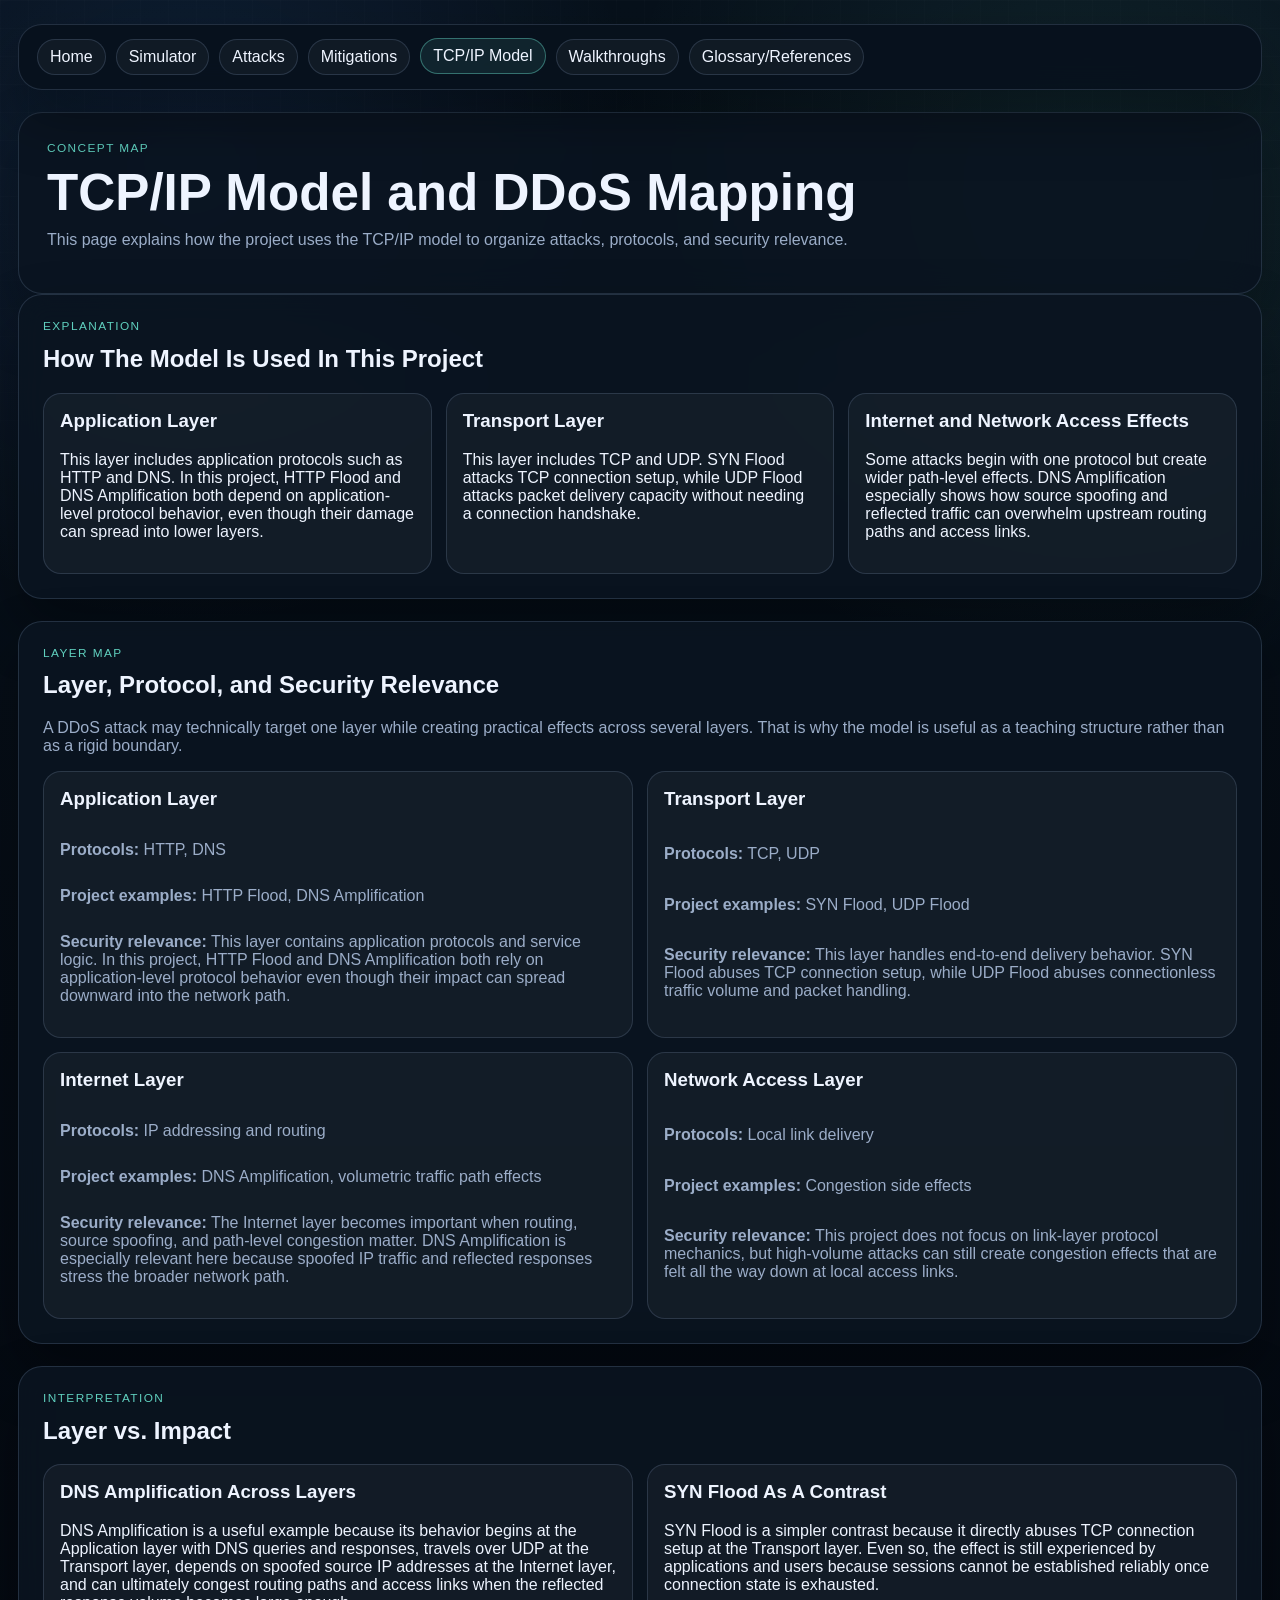
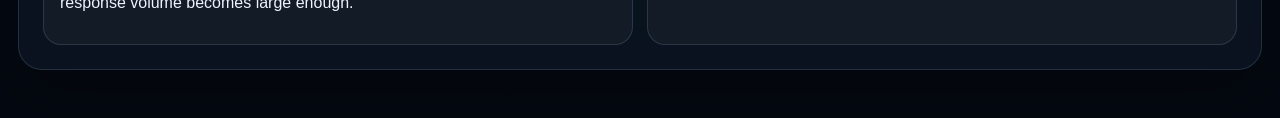
<file: tcpip.html>
<!DOCTYPE html>
<html lang="en">
<head>
  <meta charset="UTF-8" />
  <meta name="viewport" content="width=device-width, initial-scale=1.0" />
  <title>DDoS Visualization Project | TCP/IP Model</title>
  <style>
    html,
    body {
      background: #07101a;
      color-scheme: dark;
    }
  </style>
  <link rel="stylesheet" href="styles.css" />
</head>
<body class="tcpip-page">
  <div class="page-shell">
    <nav class="site-nav card" aria-label="Primary navigation">
      <a class="nav-link" href="index.html">Home</a>
      <a class="nav-link" href="simulator.html">Simulator</a>
      <a class="nav-link" href="attacks.html">Attacks</a>
      <a class="nav-link" href="mitigations.html">Mitigations</a>
      <a class="nav-link active" href="tcpip.html">TCP/IP Model</a>
      <a class="nav-link" href="walkthroughs.html">Walkthroughs</a>
      <a class="nav-link" href="glossary.html">Glossary/References</a>
    </nav>

    <header class="page-hero card">
      <p class="eyebrow">Concept Map</p>
      <h1>TCP/IP Model and DDoS Mapping</h1>
      <p class="hero-text">
        This page explains how the project uses the TCP/IP model to organize attacks, protocols, and security relevance.
      </p>
    </header>

    <main class="content-stack">
      <section class="card overview-panel">
        <div class="section-heading">
          <div>
            <p class="section-kicker">Explanation</p>
            <h2>How The Model Is Used In This Project</h2>
          </div>
        </div>
        <div class="prose-grid">
          <article class="info-panel">
            <h3>Application Layer</h3>
            <p>
              This layer includes application protocols such as HTTP and DNS. In this project, HTTP Flood and DNS Amplification
              both depend on application-level protocol behavior, even though their damage can spread into lower layers.
            </p>
          </article>
          <article class="info-panel">
            <h3>Transport Layer</h3>
            <p>
              This layer includes TCP and UDP. SYN Flood attacks TCP connection setup, while UDP Flood attacks packet delivery
              capacity without needing a connection handshake.
            </p>
          </article>
          <article class="info-panel">
            <h3>Internet and Network Access Effects</h3>
            <p>
              Some attacks begin with one protocol but create wider path-level effects. DNS Amplification especially shows how
              source spoofing and reflected traffic can overwhelm upstream routing paths and access links.
            </p>
          </article>
        </div>
      </section>

      <section class="card tcpip-panel">
        <div class="section-heading">
          <div>
            <p class="section-kicker">Layer Map</p>
            <h2>Layer, Protocol, and Security Relevance</h2>
          </div>
        </div>
        <p class="section-intro">
          A DDoS attack may technically target one layer while creating practical effects across several layers. That is why the model is useful as a teaching structure rather than as a rigid boundary.
        </p>
        <div id="tcpipGrid" class="tcpip-grid"></div>
      </section>

      <section class="card overview-panel">
        <div class="section-heading">
          <div>
            <p class="section-kicker">Interpretation</p>
            <h2>Layer vs. Impact</h2>
          </div>
        </div>
        <div class="prose-grid">
          <article class="info-panel">
            <h3>DNS Amplification Across Layers</h3>
            <p>
              DNS Amplification is a useful example because its behavior begins at the Application layer with DNS
              queries and responses, travels over UDP at the Transport layer, depends on spoofed source IP
              addresses at the Internet layer, and can ultimately congest routing paths and access links when the
              reflected response volume becomes large enough.
            </p>
          </article>
          <article class="info-panel">
            <h3>SYN Flood As A Contrast</h3>
            <p>
              SYN Flood is a simpler contrast because it directly abuses TCP connection setup at the Transport
              layer. Even so, the effect is still experienced by applications and users because sessions cannot be
              established reliably once connection state is exhausted.
            </p>
          </article>
        </div>
      </section>
    </main>
  </div>

  <script src="data.js"></script>
  <script src="script.js"></script>
</body>
</html>
</file>
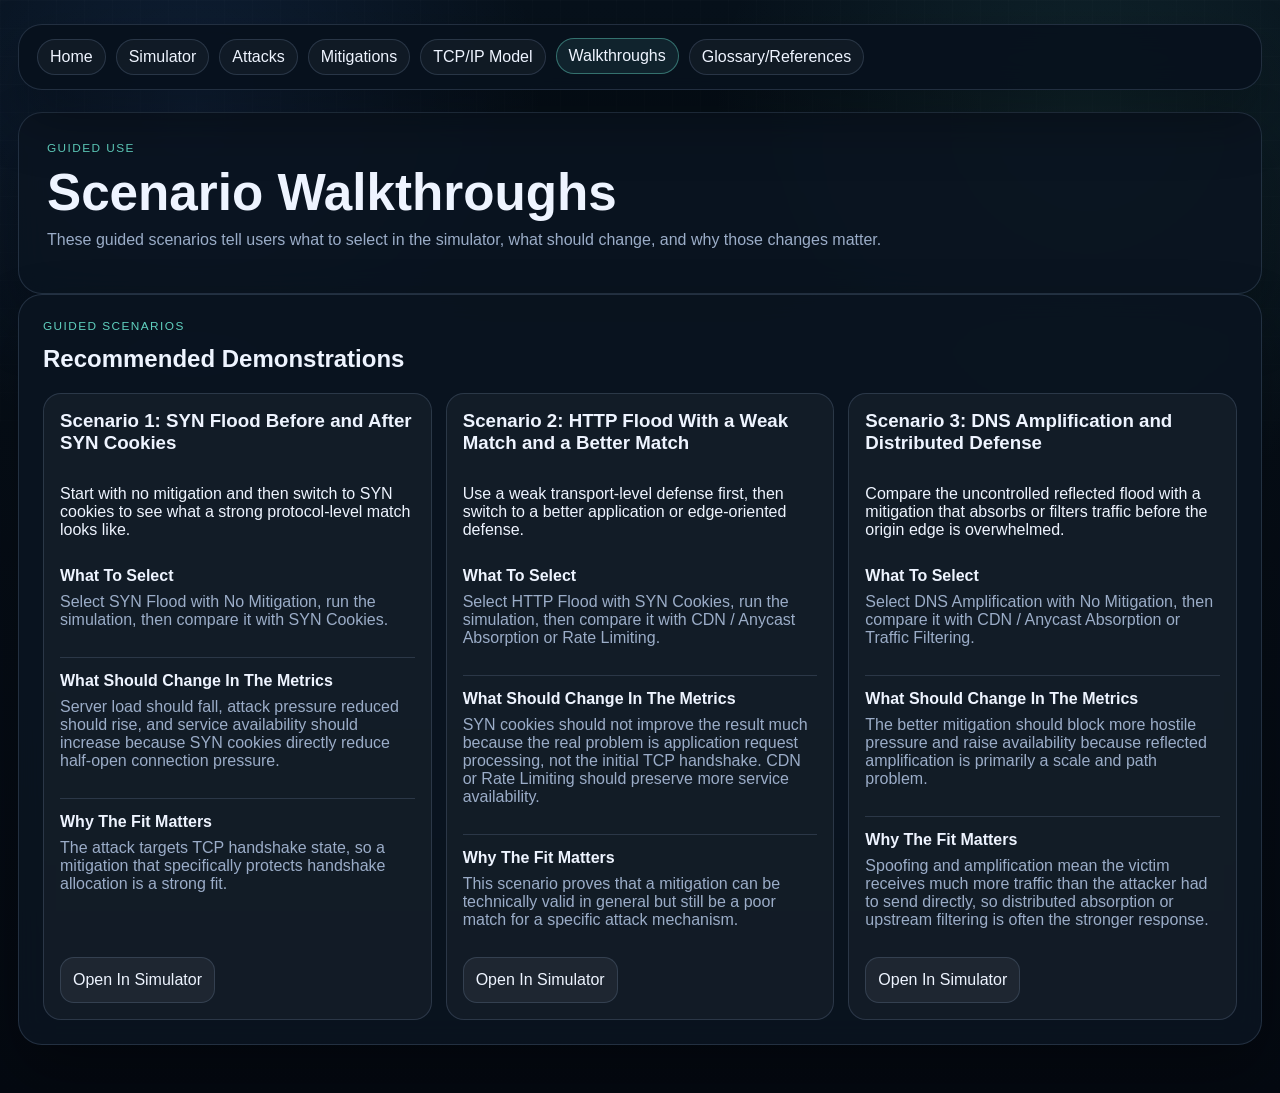
<file: walkthroughs.html>
<!DOCTYPE html>
<html lang="en">
<head>
  <meta charset="UTF-8" />
  <meta name="viewport" content="width=device-width, initial-scale=1.0" />
  <title>DDoS Visualization Project | Walkthroughs</title>
  <style>
    html,
    body {
      background: #07101a;
      color-scheme: dark;
    }
  </style>
  <link rel="stylesheet" href="styles.css" />
</head>
<body class="walkthrough-page">
  <div class="page-shell">
    <nav class="site-nav card" aria-label="Primary navigation">
      <a class="nav-link" href="index.html">Home</a>
      <a class="nav-link" href="simulator.html">Simulator</a>
      <a class="nav-link" href="attacks.html">Attacks</a>
      <a class="nav-link" href="mitigations.html">Mitigations</a>
      <a class="nav-link" href="tcpip.html">TCP/IP Model</a>
      <a class="nav-link active" href="walkthroughs.html">Walkthroughs</a>
      <a class="nav-link" href="glossary.html">Glossary/References</a>
    </nav>

    <header class="page-hero card">
      <p class="eyebrow">Guided Use</p>
      <h1>Scenario Walkthroughs</h1>
      <p class="hero-text">
        These guided scenarios tell users what to select in the simulator, what should change, and why those changes matter.
      </p>
    </header>

    <main class="content-stack">
      <section class="card walkthrough-panel">
        <div class="section-heading">
          <div>
            <p class="section-kicker">Guided Scenarios</p>
            <h2>Recommended Demonstrations</h2>
          </div>
        </div>
        <div id="walkthroughGrid" class="walkthrough-grid"></div>
      </section>
    </main>
  </div>

  <script src="data.js"></script>
  <script src="script.js"></script>
</body>
</html>
</file>
<file: styles.css>
:root {
  --bg: #07101a;
  --panel: rgba(10, 20, 33, 0.9);
  --panel-strong: rgba(12, 25, 42, 0.96);
  --surface: rgba(255, 255, 255, 0.04);
  --text: #eef4ff;
  --muted: #9badc8;
  --line: rgba(154, 181, 220, 0.18);
  --accent: #60d0bf;
  --accent-strong: #4b8cff;
  --success: #44d18a;
  --danger: #ff6f88;
  --info: #5db8ff;
  --shadow: 0 28px 60px rgba(0, 0, 0, 0.32);
}

* {
  box-sizing: border-box;
}

html {
  scroll-behavior: smooth;
  background: #07101a;
  color-scheme: dark;
}

body {
  margin: 0;
  min-height: 100vh;
  font-family: "Avenir Next", "Segoe UI", "Trebuchet MS", sans-serif;
  color: var(--text);
  background:
    radial-gradient(circle at 15% 10%, rgba(75, 140, 255, 0.12), transparent 24%),
    radial-gradient(circle at 85% 12%, rgba(96, 208, 191, 0.11), transparent 26%),
    linear-gradient(180deg, #07111b 0%, #040911 100%);
}

body::before {
  content: "";
  position: fixed;
  inset: 0;
  background-image:
    linear-gradient(rgba(255, 255, 255, 0.02) 1px, transparent 1px),
    linear-gradient(90deg, rgba(255, 255, 255, 0.02) 1px, transparent 1px);
  background-size: 28px 28px;
  pointer-events: none;
  mask-image: linear-gradient(180deg, rgba(0, 0, 0, 0.7), transparent 82%);
}

.page-shell {
  max-width: 1420px;
  margin: 0 auto;
  padding: 24px 18px 48px;
  position: relative;
  z-index: 1;
}

h1,
h2,
h3,
h4,
strong {
  font-family: "Trebuchet MS", "Avenir Next", "Segoe UI", sans-serif;
}

h1,
h2,
h3,
h4,
p,
ul,
ol,
dl {
  margin-top: 0;
}

.card {
  border: 1px solid var(--line);
  border-radius: 24px;
  background: var(--panel);
  box-shadow: var(--shadow);
  backdrop-filter: blur(14px);
}

.hero,
.page-hero {
  padding: 28px;
}

.hero {
  display: grid;
  grid-template-columns: minmax(0, 1.6fr) minmax(280px, 0.95fr);
  gap: 22px;
  background: linear-gradient(135deg, rgba(12, 28, 46, 0.95), rgba(8, 18, 32, 0.94));
}

.hero h1,
.page-hero h1 {
  font-size: clamp(2rem, 4vw, 3.6rem);
  line-height: 1.02;
  margin-bottom: 12px;
}

.hero h1 {
  max-width: 13ch;
}

.hero-text,
.muted,
.field-help,
.metric-note,
.section-intro,
.timeline-list,
.takeaway-list,
.compare-list,
.history-item p,
.guide-section p,
.glossary-card p,
.tcpip-card p,
.summary-card p {
  color: var(--muted);
}

.eyebrow,
.section-kicker,
.status-label,
.summary-label,
.pill-label {
  text-transform: uppercase;
  letter-spacing: 0.12em;
  font-size: 0.74rem;
  color: var(--accent);
}

.hero-tags,
.history-tags,
.heading-actions,
.guide-meta,
.walkthrough-actions,
.cta-row {
  display: flex;
  gap: 10px;
  flex-wrap: wrap;
}

.hero-tag,
.history-tag,
.mini-badge {
  border-radius: 999px;
  border: 1px solid var(--line);
  background: rgba(255, 255, 255, 0.05);
  color: var(--text);
  padding: 8px 12px;
  font-size: 0.82rem;
}

.hero-status,
.history-list,
.status-band {
  display: grid;
  gap: 14px;
}

.status-card,
.summary-card,
.selection-pill,
.recommendation-box,
.info-panel,
.metric-card,
.compare-card,
.history-item,
.layer-card,
.empty-state,
.guide-card,
.tcpip-card,
.walkthrough-card,
.glossary-card,
.assumption-callout {
  background: rgba(255, 255, 255, 0.04);
  border: 1px solid var(--line);
  border-radius: 18px;
  padding: 16px;
}

.risk-badge {
  display: inline-flex;
  align-items: center;
  justify-content: center;
  min-width: 160px;
  padding: 10px 12px;
  border-radius: 999px;
  font-weight: 700;
}

.risk-badge.neutral {
  background: rgba(255, 255, 255, 0.05);
  color: var(--text);
}

.risk-low,
.risk-medium,
.risk-high,
.risk-critical {
  color: #07111b;
}

.risk-low { background: #72e0ae; }
.risk-medium { background: #ffd166; }
.risk-high { background: #ff986b; }
.risk-critical { background: #ff5d79; }

.site-nav {
  position: sticky;
  top: 14px;
  z-index: 5;
  display: flex;
  gap: 10px;
  flex-wrap: wrap;
  padding: 14px 18px;
  margin-bottom: 22px;
  background: rgba(8, 17, 29, 0.94);
}

.nav-link {
  color: var(--text);
  text-decoration: none;
  border: 1px solid var(--line);
  border-radius: 999px;
  padding: 8px 12px;
  background: rgba(255, 255, 255, 0.04);
  transition: border-color 0.18s ease, transform 0.18s ease, background 0.18s ease;
}

.nav-link:hover,
.nav-link:focus,
.nav-link.active {
  border-color: rgba(96, 208, 191, 0.45);
  background: rgba(96, 208, 191, 0.1);
  transform: translateY(-1px);
}

.content-stack {
  display: grid;
  gap: 22px;
}

.content-stack > section {
  padding: 24px;
}

.section-heading,
.history-item-header,
.metric-header,
.recommendation-header,
.guide-header,
.stack-panel-header {
  display: flex;
  justify-content: space-between;
  gap: 16px;
  align-items: flex-start;
}

.prose-grid,
.field-grid,
.summary-grid,
.metrics-grid,
.analysis-grid,
.comparison-grid,
.guide-grid,
.tcpip-grid,
.walkthrough-grid,
.glossary-grid,
.metric-explainer-grid,
.layer-map {
  display: grid;
  gap: 14px;
}

.prose-grid,
.analysis-grid,
.tcpip-grid,
.walkthrough-grid,
.glossary-grid {
  grid-template-columns: repeat(auto-fit, minmax(260px, 1fr));
}

.tcpip-page .tcpip-grid {
  grid-template-columns: repeat(2, minmax(0, 1fr));
  align-items: stretch;
}

.walkthrough-page .walkthrough-grid {
  align-items: stretch;
}

.glossary-page .glossary-grid {
  grid-template-columns: repeat(3, minmax(0, 1fr));
  align-items: stretch;
}

.guide-grid {
  grid-template-columns: repeat(2, minmax(0, 1fr));
}

.field-grid,
.summary-grid,
.metric-explainer-grid,
.metrics-grid,
.comparison-grid,
.layer-map {
  grid-template-columns: repeat(auto-fit, minmax(220px, 1fr));
}

.dashboard {
  display: grid;
  grid-template-columns: repeat(12, minmax(0, 1fr));
  gap: 18px;
  margin-top: 22px;
}

.dashboard > section {
  grid-column: span 12;
}

.simulator-page .dashboard {
  grid-template-columns: 1fr;
}

.simulator-page .dashboard > section {
  grid-column: auto;
}

.simulator-intro {
  margin-bottom: 18px;
}

.field label {
  display: block;
  margin-bottom: 8px;
  font-weight: 600;
}

select,
button {
  width: 100%;
  font: inherit;
  color: var(--text);
  border-radius: 14px;
  border: 1px solid var(--line);
  padding: 13px 14px;
}

select {
  background: var(--panel-strong);
}

select:focus,
button:focus,
.nav-link:focus,
.btn-link:focus {
  outline: 2px solid rgba(96, 208, 191, 0.82);
  outline-offset: 2px;
}

.button-row {
  display: grid;
  grid-template-columns: repeat(auto-fit, minmax(150px, 1fr));
  gap: 10px;
  margin: 16px 0;
}

.primary-actions {
  margin-bottom: 10px;
}

.secondary-actions {
  grid-template-columns: repeat(auto-fit, minmax(140px, 1fr));
  margin-top: 0;
}

.btn,
.btn-link {
  transition: transform 0.18s ease, border-color 0.18s ease, background 0.18s ease;
}

.btn {
  cursor: pointer;
}

.btn:hover,
.btn-link:hover {
  transform: translateY(-1px);
}

.btn.primary,
.btn-link.primary {
  border: none;
  background: linear-gradient(135deg, var(--accent-strong), #3f73d9);
  color: var(--text);
}

.btn.secondary,
.btn-link.secondary {
  background: rgba(255, 255, 255, 0.05);
  color: var(--text);
}

.btn.ghost {
  background: transparent;
}

.small-action {
  padding-block: 10px;
}

.btn.small,
.btn-link.small {
  width: auto;
  padding-inline: 12px;
}

.btn-link {
  display: inline-flex;
  align-items: center;
  justify-content: center;
  text-decoration: none;
  border-radius: 14px;
  border: 1px solid var(--line);
  padding: 13px 14px;
}

.selection-strip {
  display: grid;
  grid-template-columns: repeat(auto-fit, minmax(180px, 1fr));
  gap: 12px;
  margin-bottom: 14px;
}

.selection-pill strong,
.summary-card strong,
.layer-name {
  display: block;
  margin-top: 8px;
}

.scenario-badge {
  border: 1px solid var(--line);
  border-radius: 999px;
  padding: 8px 12px;
  color: var(--muted);
  white-space: nowrap;
}

.bar {
  height: 16px;
  border-radius: 999px;
  overflow: hidden;
  background: rgba(255, 255, 255, 0.05);
  border: 1px solid var(--line);
}

.fill {
  width: 0%;
  height: 100%;
  transition: width 0.75s ease;
}

.fill.danger { background: linear-gradient(90deg, #ff5a7a, var(--danger)); }
.fill.success { background: linear-gradient(90deg, #1cb875, var(--success)); }
.fill.info { background: linear-gradient(90deg, #449fff, var(--info)); }
.fill.accent { background: linear-gradient(90deg, #4ecdc4, #8af4e7); }

.metric-note {
  margin-top: 10px;
  margin-bottom: 0;
  font-size: 0.93rem;
  line-height: 1.55;
}

.layer-card.active {
  border-color: rgba(96, 208, 191, 0.52);
  background: linear-gradient(180deg, rgba(96, 208, 191, 0.12), rgba(75, 140, 255, 0.08));
}

.takeaway-list,
.timeline-list,
.reference-list {
  padding-left: 20px;
  margin-bottom: 0;
  line-height: 1.7;
}

.timeline-list li + li,
.takeaway-list li + li,
.reference-list li + li {
  margin-top: 8px;
}

.reference-list a {
  color: #9fd4ff;
  text-decoration-color: rgba(159, 212, 255, 0.5);
}

.reference-list a:hover,
.reference-list a:focus {
  color: #d7efff;
}

.compare-list {
  display: grid;
  grid-template-columns: max-content 1fr;
  gap: 8px 14px;
  margin-bottom: 12px;
}

.compare-list dt {
  font-weight: 600;
  color: var(--text);
}

.compare-list dd {
  margin: 0;
}

.comparison-verdict {
  margin-top: 14px;
  padding: 14px 16px;
  border-radius: 16px;
  border: 1px solid var(--line);
  background: rgba(255, 255, 255, 0.03);
}

.scenario-strip {
  padding-block: 14px;
}

.scenario-strip-text {
  margin: 0;
  color: var(--muted);
  line-height: 1.7;
}

.scenario-strip-text strong {
  color: var(--text);
}

.scenario-strip-text a {
  color: #9fd4ff;
  text-decoration-color: rgba(159, 212, 255, 0.5);
}

.scenario-strip-text span {
  color: rgba(255, 255, 255, 0.28);
  margin-inline: 8px;
}

.simulator-copy.compact {
  max-width: 70ch;
}

.recommendation-box-compact {
  padding: 14px 16px;
}

.recommendation-box-compact h3 {
  margin-bottom: 6px;
}

.recommendation-box-compact p {
  margin-bottom: 0;
}

.compact-heading {
  margin: 16px 0 10px;
}

.metric-compact-note {
  margin: 14px 0 0;
  color: var(--muted);
  line-height: 1.65;
}

.history-disclosure {
  border: 1px solid var(--line);
  border-radius: 16px;
  background: rgba(255, 255, 255, 0.03);
  padding: 12px 14px;
}

.history-disclosure summary {
  cursor: pointer;
  font-weight: 600;
  color: var(--text);
}

.history-disclosure-body {
  margin-top: 14px;
}

.history-toolbar {
  display: flex;
  justify-content: flex-start;
  margin-bottom: 14px;
}

.guide-card,
.walkthrough-card,
.tcpip-card,
.glossary-card {
  display: grid;
  gap: 12px;
}

.tcpip-page .tcpip-card,
.walkthrough-page .walkthrough-card,
.glossary-page .glossary-card {
  height: 100%;
}

.walkthrough-page .walkthrough-card {
  display: flex;
  flex-direction: column;
}

.walkthrough-page .walkthrough-actions {
  margin-top: auto;
}

.guide-section h4 {
  margin-bottom: 8px;
  color: var(--text);
}

.guide-section + .guide-section {
  border-top: 1px solid var(--line);
  padding-top: 14px;
}

.takeaway-callout {
  background: rgba(96, 208, 191, 0.08);
  border-radius: 14px;
  padding: 14px;
}

.history-item strong {
  display: block;
  margin-bottom: 6px;
}

@media (min-width: 1180px) {
  .control-panel {
    grid-column: span 12;
  }

  .metrics-panel,
  .education-panel,
  .model-panel,
  .comparison-panel {
    grid-column: span 6;
  }

  .timeline-panel,
  .history-panel {
    grid-column: span 12;
  }

  .simulator-page .control-panel,
  .simulator-page .metrics-panel,
  .simulator-page .model-panel,
  .simulator-page .education-panel,
  .simulator-page .comparison-panel,
  .simulator-page .timeline-panel,
  .simulator-page .history-panel,
  .simulator-page .overview-panel {
    grid-column: auto;
  }
}

@media (max-width: 980px) {
  .hero,
  .simulator-intro {
    grid-template-columns: 1fr;
  }

  .guide-grid {
    grid-template-columns: 1fr;
  }

  .tcpip-page .tcpip-grid,
  .glossary-page .glossary-grid {
    grid-template-columns: 1fr;
  }

  .section-heading,
  .history-item-header,
  .metric-header,
  .recommendation-header,
  .guide-header,
  .stack-panel-header {
    flex-direction: column;
  }

  .scenario-badge {
    white-space: normal;
  }
}

@media (max-width: 640px) {
  .page-shell {
    padding-inline: 14px;
  }

  .hero,
  .page-hero,
  .content-stack > section,
  .site-nav {
    padding: 18px;
  }

  .hero h1,
  .page-hero h1 {
    max-width: none;
  }

  .button-row {
    grid-template-columns: 1fr 1fr;
  }

  .heading-actions {
    width: 100%;
  }

  .scenario-strip-text span {
    display: none;
  }
}
</file>
